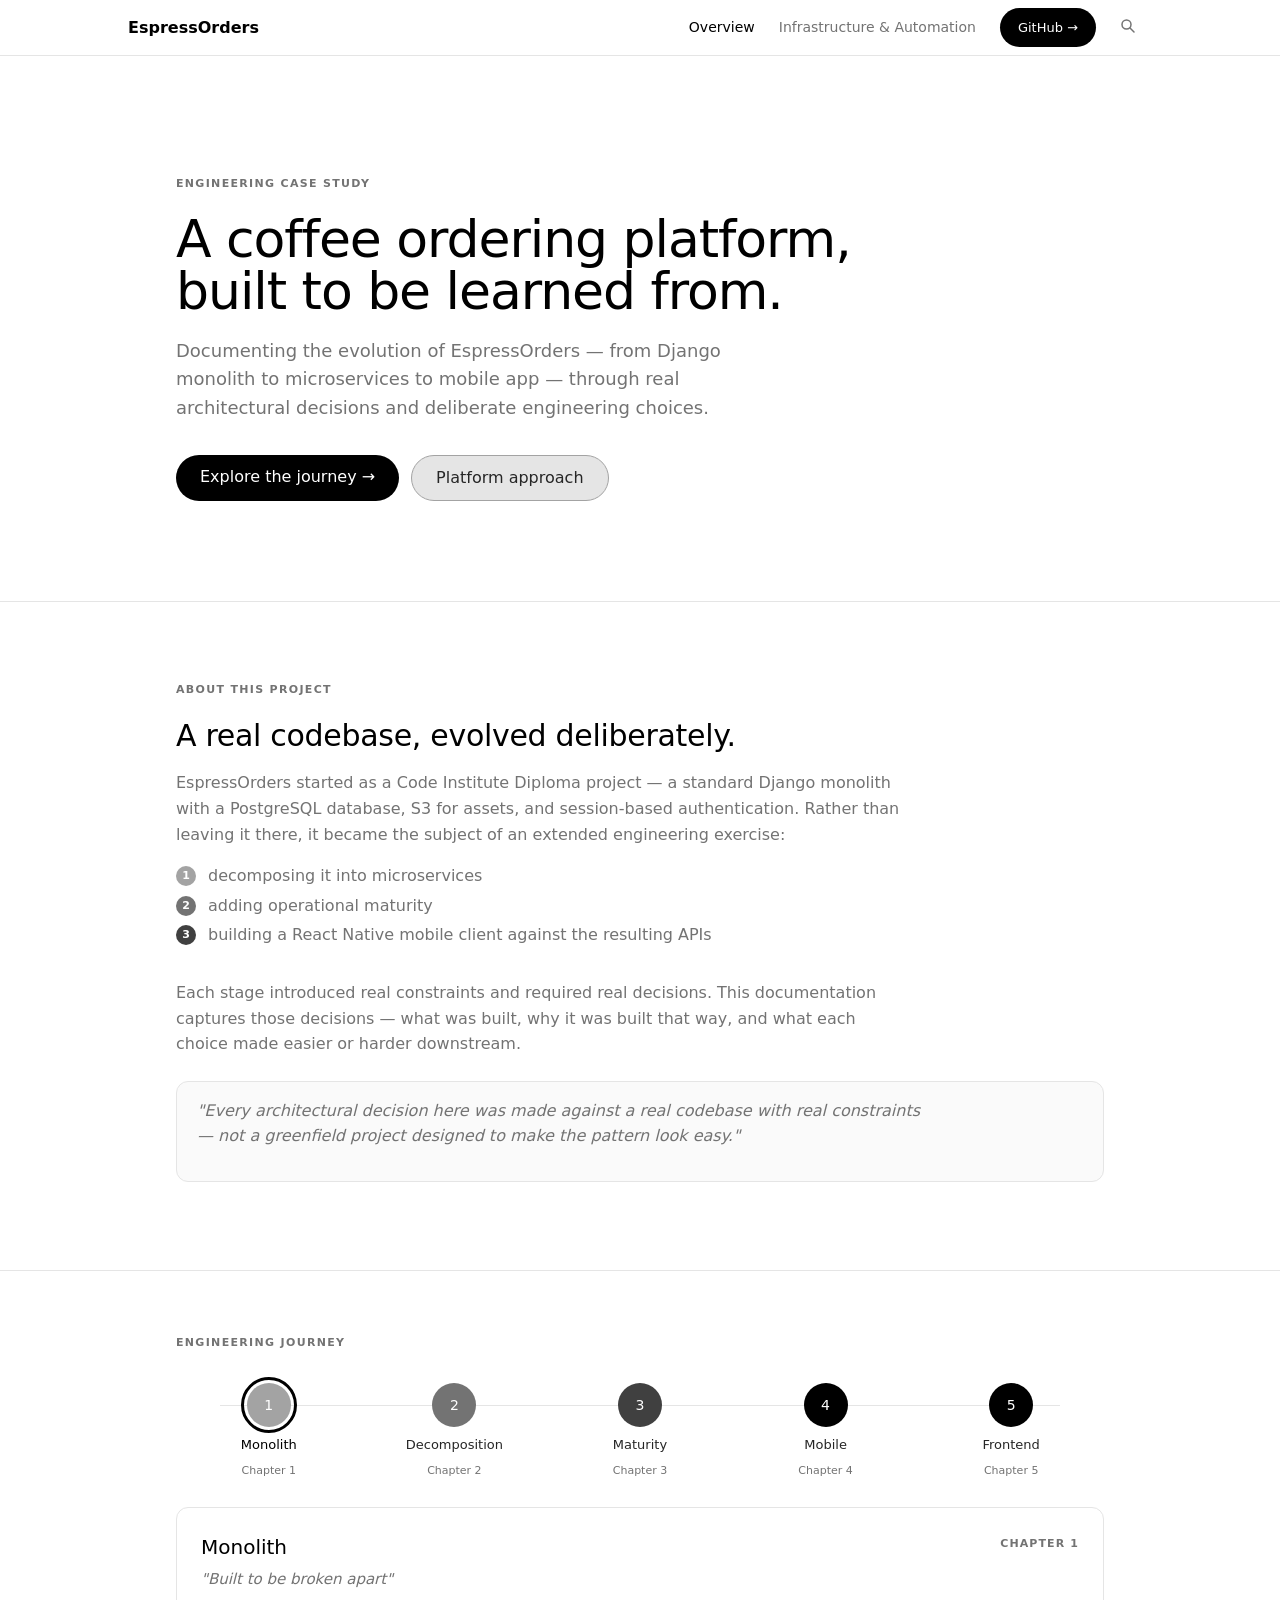
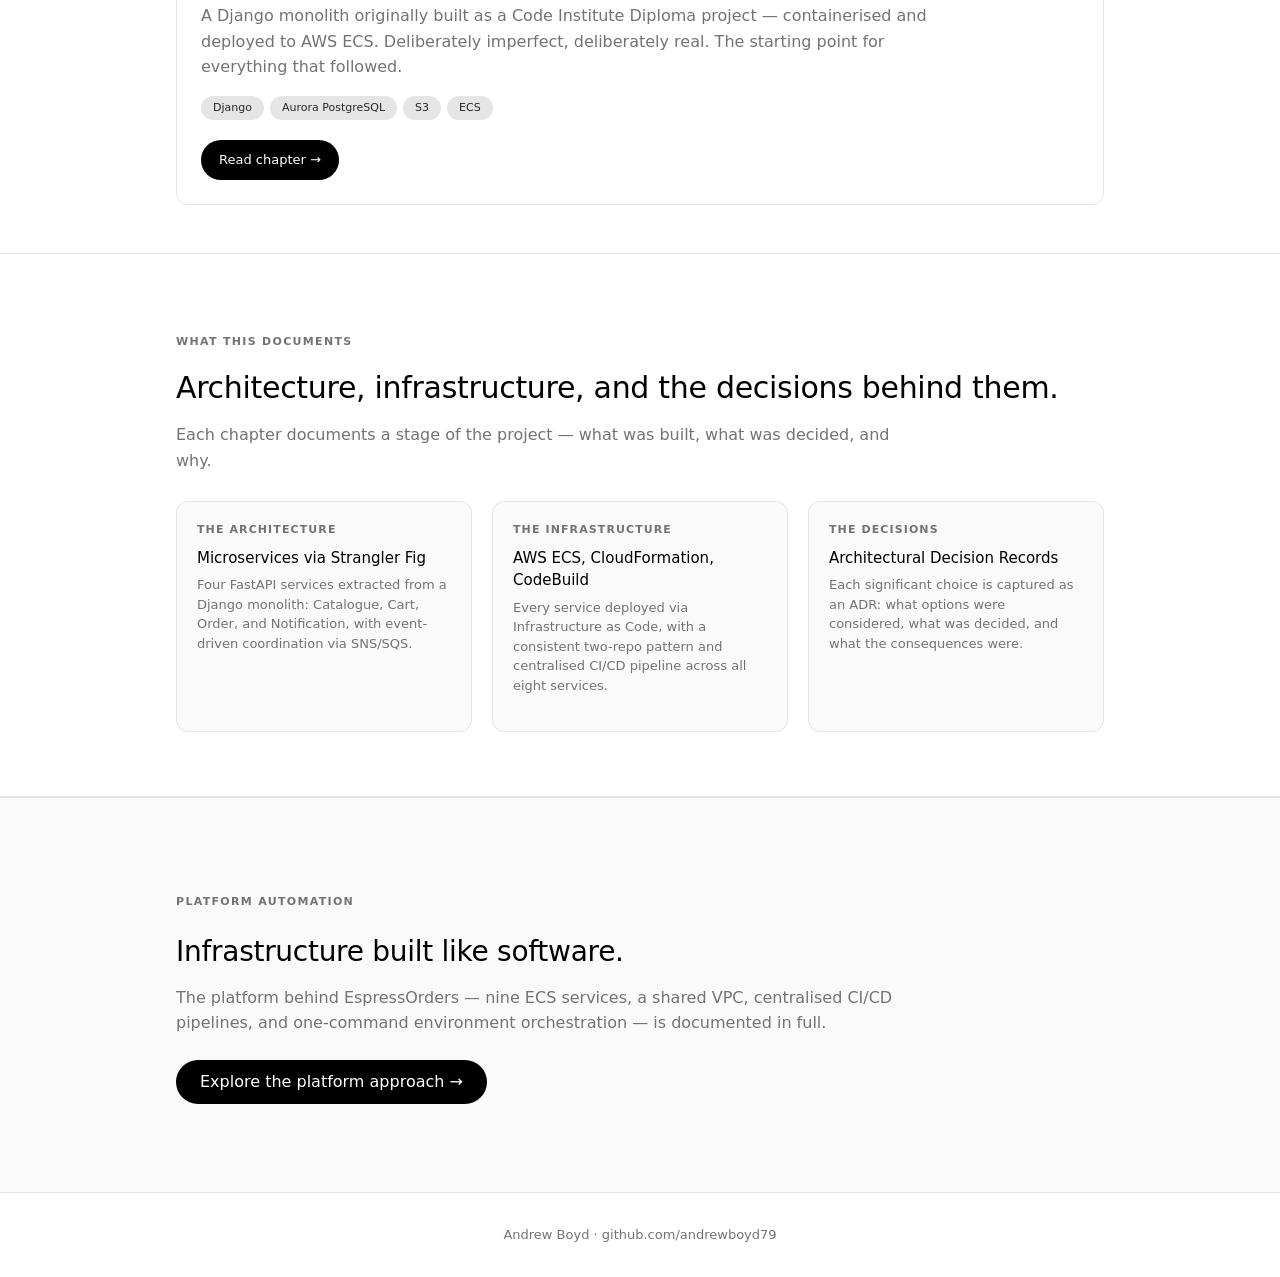
<file: index.html>
<!DOCTYPE html>
<html lang="en">
<head>
  <meta charset="UTF-8">
  <meta name="viewport" content="width=device-width, initial-scale=1.0">
  <title>EspressOrders — Engineering Case Study</title>
  <meta name="description" content="Documentation for the EspressOrders project — a Django monolith evolved through microservices decomposition, operational maturity, and a React Native mobile client.">
  <link rel="stylesheet" href="css/style.css">
</head>
<body>

  <a href="#main-content" class="skip-link">Skip to main content</a>

  <nav class="site-nav" aria-label="Site">
    <div class="container">
      <a href="index.html" class="logo">EspressOrders</a>
      <div class="nav-links">
        <a href="index.html" class="nav-link active">Overview</a>
        <a href="docs/infrastructure-automation.html" class="nav-link">Infrastructure &amp; Automation</a>
      </div>
      <a href="https://github.com/andrewboyd79" class="btn-black btn-sm" target="_blank" rel="noopener">GitHub →</a>
    </div>
  </nav>

  <main id="main-content">

  <!-- Hero -->
  <section class="hero">
    <div class="container">
      <div class="eyebrow">Engineering Case Study</div>
      <h1 class="display-heading">A coffee ordering platform,<br>built to be learned from.</h1>
      <p class="hero-descriptor">Documenting the evolution of EspressOrders — from Django monolith to microservices to mobile app — through real architectural decisions and deliberate engineering choices.</p>
      <div class="hero-actions">
        <a href="#timeline" class="btn-black">Explore the journey →</a>
        <a href="docs/infrastructure-automation.html" class="btn-gray">Platform approach</a>
      </div>
    </div>
  </section>

  <!-- About this project -->
  <section class="section">
    <div class="container">
      <div class="eyebrow">About this project</div>
      <h2>A real codebase, evolved deliberately.</h2>
      <p>EspressOrders started as a Code Institute Diploma project — a standard Django monolith with a PostgreSQL database, S3 for assets, and session-based authentication. Rather than leaving it there, it became the subject of an extended engineering exercise:</p>
      <ul class="project-steps">
        <li>decomposing it into microservices</li>
        <li>adding operational maturity</li>
        <li>building a React Native mobile client against the resulting APIs</li>
      </ul>
      <p>Each stage introduced real constraints and required real decisions. This documentation captures those decisions — what was built, why it was built that way, and what each choice made easier or harder downstream.</p>
      <blockquote class="callout">
        <p>"Every architectural decision here was made against a real codebase with real constraints — not a greenfield project designed to make the pattern look easy."</p>
      </blockquote>
    </div>
  </section>

  <!-- Engineering Journey (timeline injected by JS) -->
  <section class="section" id="timeline">
    <div class="container">
      <!-- Static fallback shown when JS unavailable; hidden by timeline.js on load -->
      <div id="timeline-static-fallback">
        <div class="eyebrow">Engineering Journey</div>
        <div class="tf-list">
          <a href="docs/chapter-1-monolith.html" class="tf-item">
            <span class="tf-dot tf-dot-1">1</span>
            <span class="tf-title">Monolith</span>
            <span class="tf-chapter">Chapter 1</span>
            <span class="tf-read">Read &#8594;</span>
          </a>
          <a href="docs/chapter-2-4-decomposition.html" class="tf-item">
            <span class="tf-dot tf-dot-2">2</span>
            <span class="tf-title">Decomposition</span>
            <span class="tf-chapter">Chapter 2</span>
            <span class="tf-read">Read &#8594;</span>
          </a>
          <a href="docs/chapter-5-7-maturity.html" class="tf-item">
            <span class="tf-dot tf-dot-3">3</span>
            <span class="tf-title">Maturity</span>
            <span class="tf-chapter">Chapter 3</span>
            <span class="tf-read">Read &#8594;</span>
          </a>
          <a href="docs/chapter-9-mobile.html" class="tf-item">
            <span class="tf-dot tf-dot-4">4</span>
            <span class="tf-title">Mobile</span>
            <span class="tf-chapter">Chapter 4</span>
            <span class="tf-read">Read &#8594;</span>
          </a>
          <a href="docs/chapter-frontend-redesign.html" class="tf-item">
            <span class="tf-dot tf-dot-5">5</span>
            <span class="tf-title">Frontend</span>
            <span class="tf-chapter">Chapter 5</span>
            <span class="tf-read">Read &#8594;</span>
          </a>
        </div>
      </div>
    </div>
  </section>

  <!-- What this documents -->
  <section class="section">
    <div class="container">
      <div class="eyebrow">What this documents</div>
      <h2>Architecture, infrastructure, and the decisions behind them.</h2>
      <p>Each chapter documents a stage of the project — what was built, what was decided, and why.</p>
      <div class="cards-grid">
        <div class="decision-card">
          <div class="card-eyebrow">The Architecture</div>
          <h3>Microservices via Strangler Fig</h3>
          <p>Four FastAPI services extracted from a Django monolith: Catalogue, Cart, Order, and Notification, with event-driven coordination via SNS/SQS.</p>
        </div>
        <div class="decision-card">
          <div class="card-eyebrow">The Infrastructure</div>
          <h3>AWS ECS, CloudFormation, CodeBuild</h3>
          <p>Every service deployed via Infrastructure as Code, with a consistent two-repo pattern and centralised CI/CD pipeline across all eight services.</p>
        </div>
        <div class="decision-card">
          <div class="card-eyebrow">The Decisions</div>
          <h3>Architectural Decision Records</h3>
          <p>Each significant choice is captured as an ADR: what options were considered, what was decided, and what the consequences were.</p>
        </div>
      </div>
    </div>
  </section>

  <!-- Infrastructure band -->
  <section class="platform-band">
    <div class="container">
      <div class="eyebrow">Platform Automation</div>
      <h2>Infrastructure built like software.</h2>
      <p>The platform behind EspressOrders — nine ECS services, a shared VPC, centralised CI/CD pipelines, and one-command environment orchestration — is documented in full.</p>
      <a href="docs/infrastructure-automation.html" class="btn-black">Explore the platform approach →</a>
    </div>
  </section>

  </main>

  <footer class="site-footer">
    <div class="container">
      <p>Andrew Boyd · <a href="https://github.com/andrewboyd79">github.com/andrewboyd79</a></p>
    </div>
  </footer>

  <script src="js/search-index.js"></script>
  <script src="js/search.js"></script>
  <script src="js/timeline.js"></script>
</body>
</html>
</file>
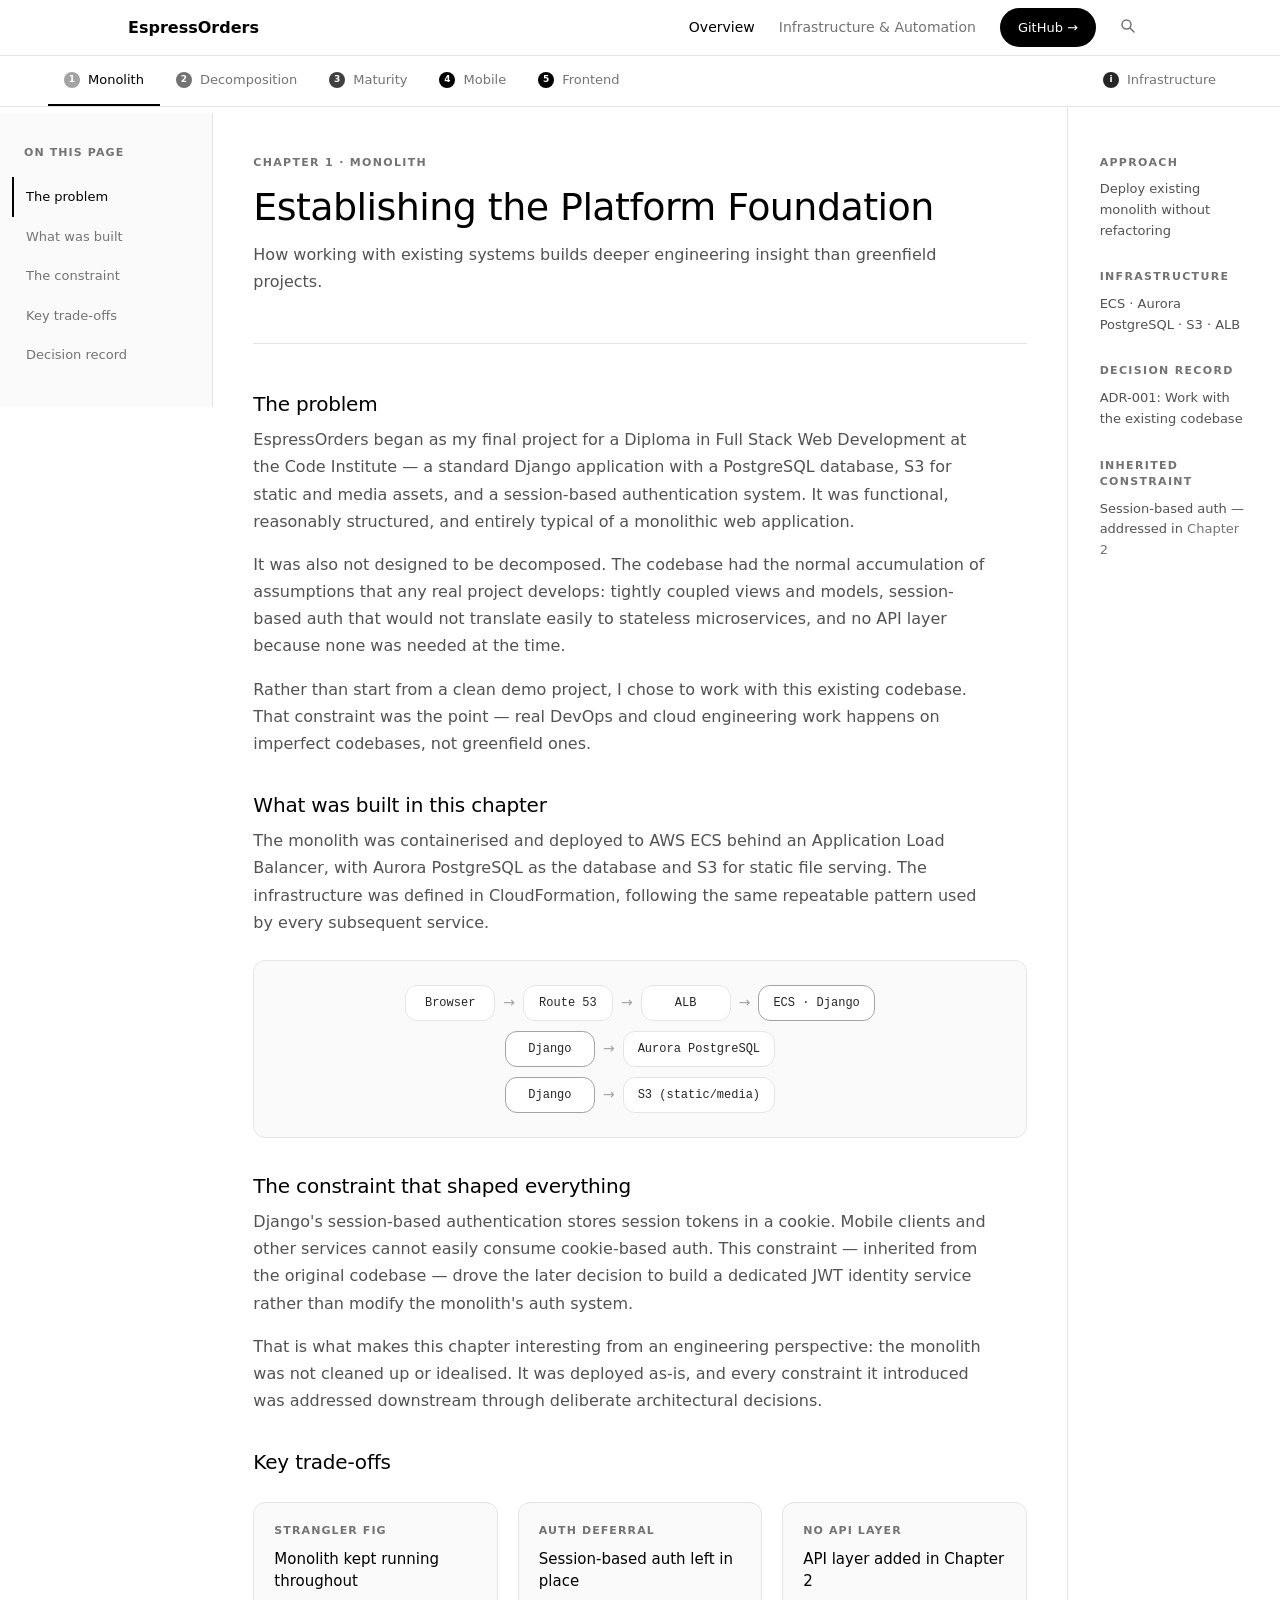
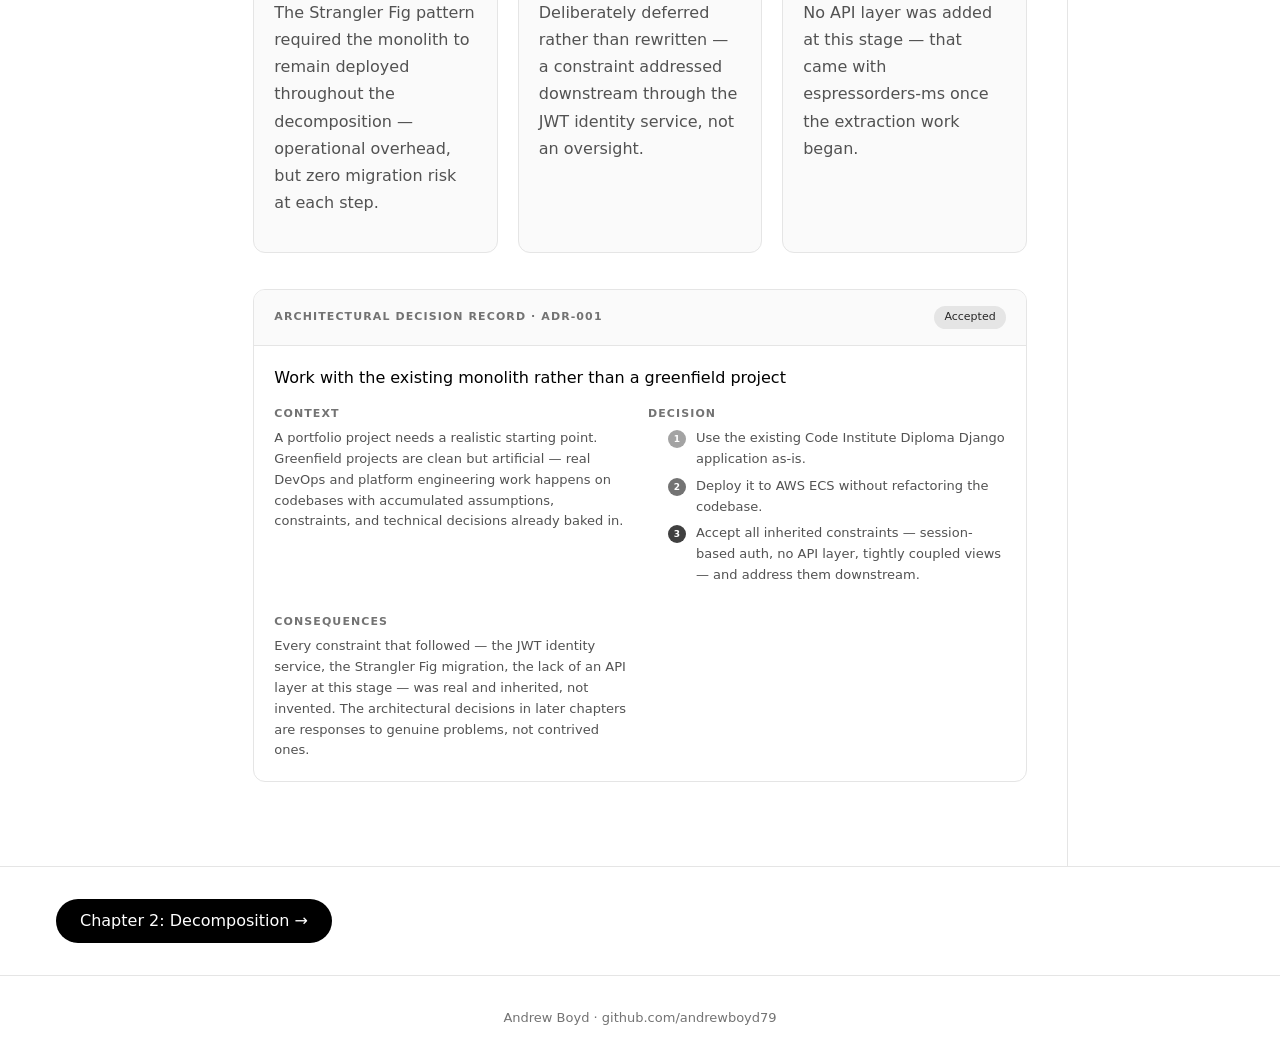
<file: docs/chapter-1-monolith.html>
<!DOCTYPE html>
<html lang="en">
<head>
  <meta charset="UTF-8">
  <meta name="viewport" content="width=device-width, initial-scale=1.0">
  <title>Chapter 1: Monolith — Andrew Boyd</title>
  <link rel="stylesheet" href="../css/style.css">
</head>
<body>

  <a href="#main-content" class="skip-link">Skip to main content</a>

  <nav class="site-nav" aria-label="Site">
    <div class="container">
      <a href="../index.html" class="logo">EspressOrders</a>
      <div class="nav-links">
        <a href="../index.html" class="nav-link active">Overview</a>
        <a href="infrastructure-automation.html" class="nav-link">Infrastructure &amp; Automation</a>
      </div>
      <a href="https://github.com/andrewboyd79" class="btn-black btn-sm" target="_blank" rel="noopener">GitHub →</a>
    </div>
  </nav>

  <!-- Chapter tab strip -->
  <nav class="chapter-nav" aria-label="Chapters">
    <a href="chapter-1-monolith.html" class="chapter-tab active">
      <span class="mini-dot mini-dot-1">1</span> Monolith
    </a>
    <a href="chapter-2-4-decomposition.html" class="chapter-tab">
      <span class="mini-dot mini-dot-2">2</span> Decomposition
    </a>
    <a href="chapter-5-7-maturity.html" class="chapter-tab">
      <span class="mini-dot mini-dot-3">3</span> Maturity
    </a>
    <a href="chapter-9-mobile.html" class="chapter-tab">
      <span class="mini-dot mini-dot-4">4</span> Mobile
    </a>
    <a href="chapter-frontend-redesign.html" class="chapter-tab">
      <span class="mini-dot mini-dot-5">5</span> Frontend
    </a>
    <a href="infrastructure-automation.html" class="chapter-tab chapter-tab-infra">
      <span class="mini-dot mini-dot-infra">i</span> Infrastructure
    </a>
  </nav>

  <div class="page-layout">

    <!-- Sidebar -->
    <aside class="sidebar">
      <div class="sidebar-label">On this page</div>
      <a href="#problem" class="sidebar-link">The problem</a>
      <a href="#what-was-built" class="sidebar-link">What was built</a>
      <a href="#constraint" class="sidebar-link">The constraint</a>
      <a href="#trade-offs" class="sidebar-link">Key trade-offs</a>
      <a href="#decision-record" class="sidebar-link">Decision record</a>
    </aside>

    <!-- Main content -->
    <main class="content" id="main-content">

      <div class="chapter-header">
        <div class="eyebrow">Chapter 1 · Monolith</div>
        <h1>Establishing the Platform Foundation</h1>
        <p>How working with existing systems builds deeper engineering insight than greenfield projects.</p>
      </div>

      <h2 id="problem">The problem</h2>
      <p>EspressOrders began as my final project for a Diploma in Full Stack Web Development at the Code Institute — a standard Django application with a PostgreSQL database, S3 for static and media assets, and a session-based authentication system. It was functional, reasonably structured, and entirely typical of a monolithic web application.</p>
      <p>It was also not designed to be decomposed. The codebase had the normal accumulation of assumptions that any real project develops: tightly coupled views and models, session-based auth that would not translate easily to stateless microservices, and no API layer because none was needed at the time.</p>
      <p>Rather than start from a clean demo project, I chose to work with this existing codebase. That constraint was the point — real DevOps and cloud engineering work happens on imperfect codebases, not greenfield ones.</p>

      <h2 id="what-was-built">What was built in this chapter</h2>
      <p>The monolith was containerised and deployed to AWS ECS behind an Application Load Balancer, with Aurora PostgreSQL as the database and S3 for static file serving. The infrastructure was defined in CloudFormation, following the same repeatable pattern used by every subsequent service.</p>

      <div class="diagram">
        <div class="diagram-row">
          <div class="diagram-box">Browser</div>
          <div class="diagram-arrow">→</div>
          <div class="diagram-box">Route 53</div>
          <div class="diagram-arrow">→</div>
          <div class="diagram-box">ALB</div>
          <div class="diagram-arrow">→</div>
          <div class="diagram-box strong">ECS · Django</div>
        </div>
        <div class="diagram-row">
          <div class="diagram-box strong">Django</div>
          <div class="diagram-arrow">→</div>
          <div class="diagram-box">Aurora PostgreSQL</div>
        </div>
        <div class="diagram-row">
          <div class="diagram-box strong">Django</div>
          <div class="diagram-arrow">→</div>
          <div class="diagram-box">S3 (static/media)</div>
        </div>
      </div>

      <h2 id="constraint">The constraint that shaped everything</h2>
      <p>Django's session-based authentication stores session tokens in a cookie. Mobile clients and other services cannot easily consume cookie-based auth. This constraint — inherited from the original codebase — drove the later decision to build a dedicated JWT identity service rather than modify the monolith's auth system.</p>
      <p>That is what makes this chapter interesting from an engineering perspective: the monolith was not cleaned up or idealised. It was deployed as-is, and every constraint it introduced was addressed downstream through deliberate architectural decisions.</p>

      <h2 id="trade-offs">Key trade-offs</h2>
      <div class="cards-grid">
        <div class="decision-card">
          <div class="card-eyebrow">Strangler Fig</div>
          <h3>Monolith kept running throughout</h3>
          <p>The Strangler Fig pattern required the monolith to remain deployed throughout the decomposition — operational overhead, but zero migration risk at each step.</p>
        </div>
        <div class="decision-card">
          <div class="card-eyebrow">Auth deferral</div>
          <h3>Session-based auth left in place</h3>
          <p>Deliberately deferred rather than rewritten — a constraint addressed downstream through the JWT identity service, not an oversight.</p>
        </div>
        <div class="decision-card">
          <div class="card-eyebrow">No API layer</div>
          <h3>API layer added in Chapter 2</h3>
          <p>No API layer was added at this stage — that came with <a href="chapter-2-4-decomposition.html">espressorders-ms</a> once the extraction work began.</p>
        </div>
      </div>

      <!-- ADR component -->
      <div id="decision-record" class="adr">
        <div class="adr-header">
          <span class="adr-label">Architectural Decision Record · ADR-001</span>
          <span class="adr-badge">Accepted</span>
        </div>
        <div class="adr-body">
          <h3>Work with the existing monolith rather than a greenfield project</h3>
          <div class="adr-grid">
            <div class="adr-section">
              <div class="adr-section-label">Context</div>
              <p>A portfolio project needs a realistic starting point. Greenfield projects are clean but artificial — real DevOps and platform engineering work happens on codebases with accumulated assumptions, constraints, and technical decisions already baked in.</p>
            </div>
            <div class="adr-section">
              <div class="adr-section-label">Decision</div>
              <ul class="adr-steps">
                <li>Use the existing Code Institute Diploma Django application as-is.</li>
                <li>Deploy it to AWS ECS without refactoring the codebase.</li>
                <li>Accept all inherited constraints — session-based auth, no API layer, tightly coupled views — and address them downstream.</li>
              </ul>
            </div>
          </div>
          <div class="adr-grid">
            <div class="adr-section">
              <div class="adr-section-label">Consequences</div>
              <p>Every constraint that followed — the JWT identity service, the Strangler Fig migration, the lack of an API layer at this stage — was real and inherited, not invented. The architectural decisions in later chapters are responses to genuine problems, not contrived ones.</p>
            </div>
          </div>
        </div>
      </div>

    </main>

    <aside class="marginalia">
      <div class="marginalia-sticky">
        <div class="marginalia-section">
          <div class="marginalia-label">Approach</div>
          <div class="marginalia-value">Deploy existing monolith without refactoring</div>
        </div>
        <div class="marginalia-section">
          <div class="marginalia-label">Infrastructure</div>
          <div class="marginalia-value">ECS · Aurora PostgreSQL · S3 · ALB</div>
        </div>
        <div class="marginalia-section">
          <div class="marginalia-label">Decision record</div>
          <div class="marginalia-value">ADR-001: Work with the existing codebase</div>
        </div>
        <div class="marginalia-section">
          <div class="marginalia-label">Inherited constraint</div>
          <div class="marginalia-value">Session-based auth — addressed in <a href="chapter-2-4-decomposition.html">Chapter 2</a></div>
        </div>
      </div>
    </aside>
  </div>

  <!-- Bottom chapter navigation -->
  <div class="chapter-nav-bottom">
    <a href="chapter-2-4-decomposition.html" class="btn-black">Chapter 2: Decomposition →</a>
  </div>

  <footer class="site-footer">
    <div class="container">
      <p>Andrew Boyd · <a href="https://github.com/andrewboyd79">github.com/andrewboyd79</a></p>
    </div>
  </footer>

  <script src="../js/search-index.js"></script>
  <script src="../js/search.js"></script>
  <script src="../js/sidebar.js"></script>
</body>
</html>
</file>
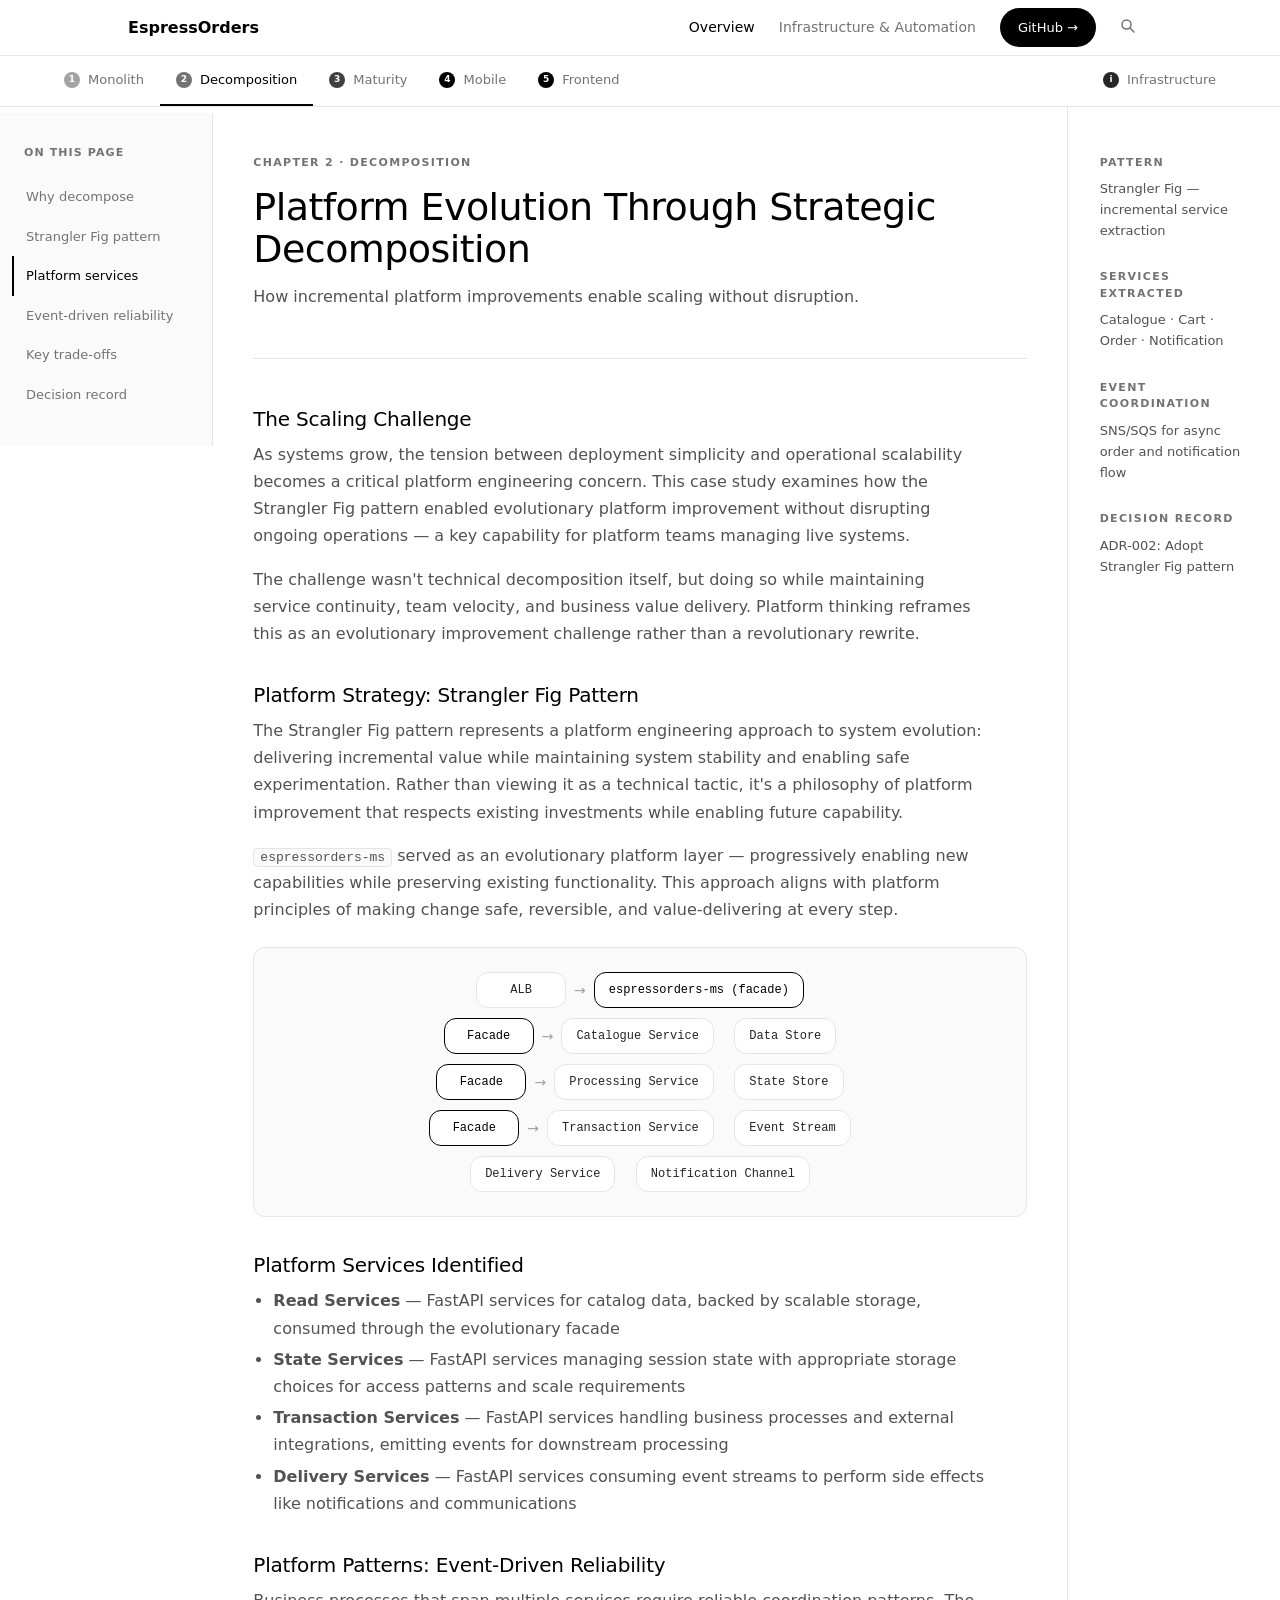
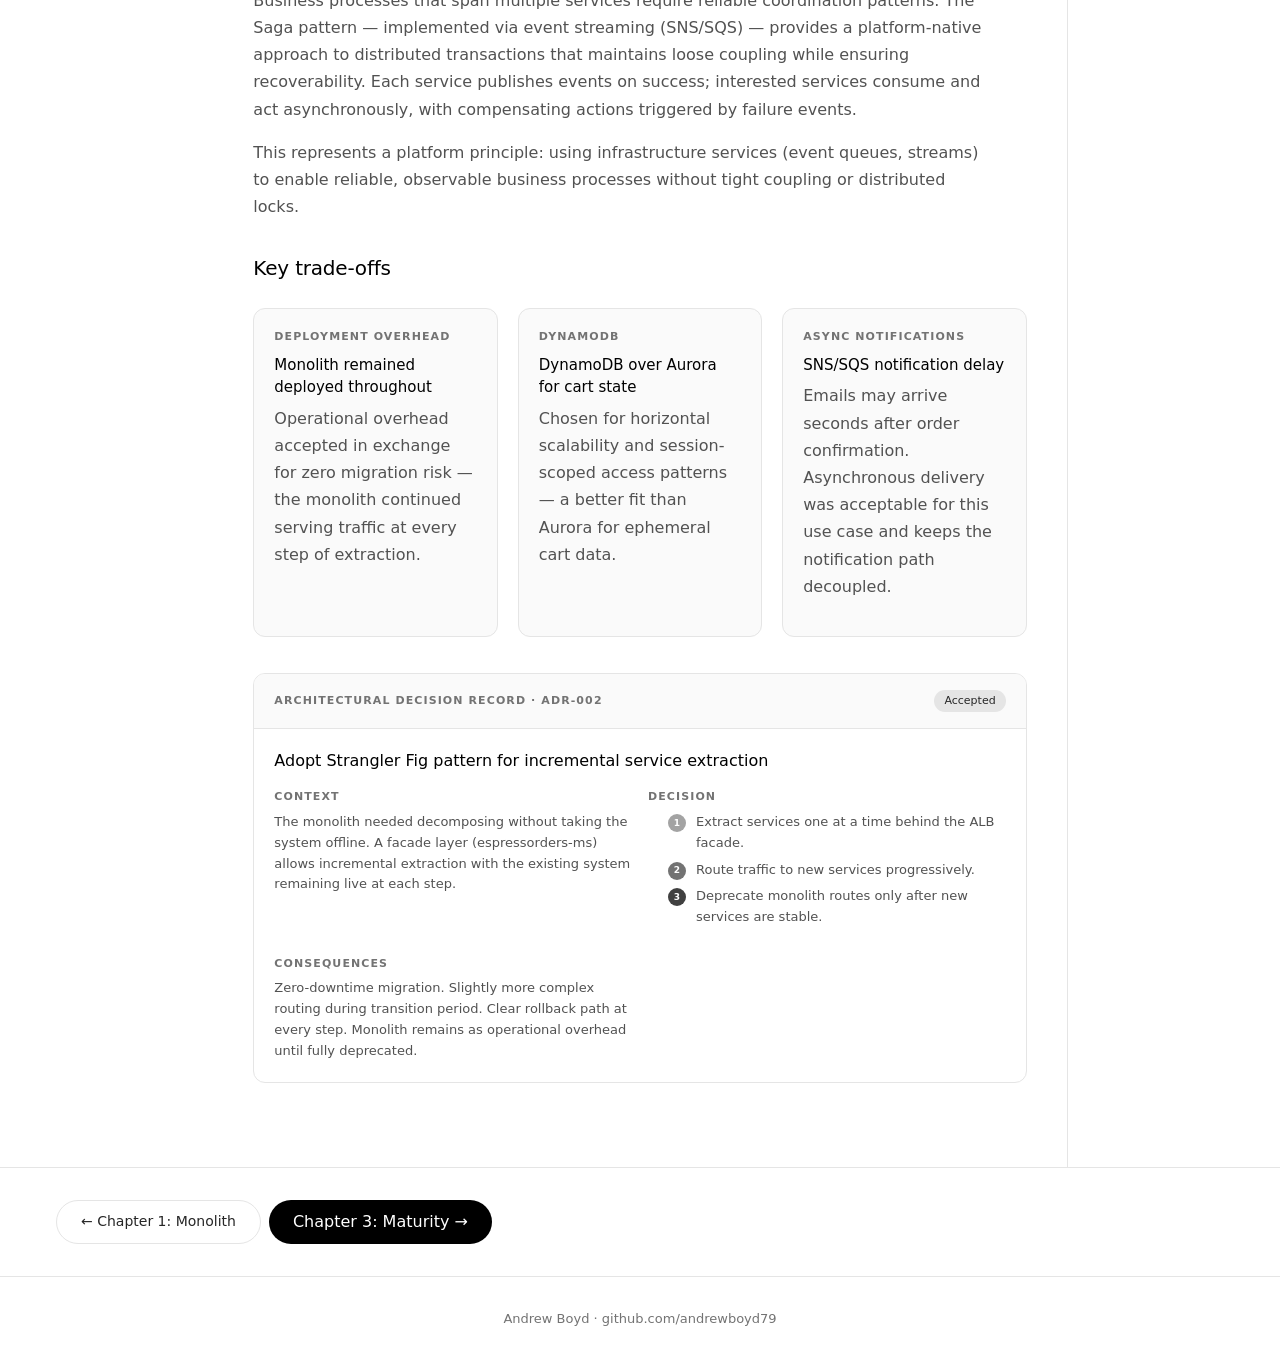
<file: docs/chapter-2-4-decomposition.html>
<!DOCTYPE html>
<html lang="en">
<head>
  <meta charset="UTF-8">
  <meta name="viewport" content="width=device-width, initial-scale=1.0">
  <title>Chapter 2: Decomposition — Andrew Boyd</title>
  <link rel="stylesheet" href="../css/style.css">
</head>
<body>

  <a href="#main-content" class="skip-link">Skip to main content</a>

  <nav class="site-nav" aria-label="Site">
    <div class="container">
      <a href="../index.html" class="logo">EspressOrders</a>
      <div class="nav-links">
        <a href="../index.html" class="nav-link active">Overview</a>
        <a href="infrastructure-automation.html" class="nav-link">Infrastructure &amp; Automation</a>
      </div>
      <a href="https://github.com/andrewboyd79" class="btn-black btn-sm" target="_blank" rel="noopener">GitHub →</a>
    </div>
  </nav>

  <!-- Chapter tab strip -->
  <nav class="chapter-nav" aria-label="Chapters">
    <a href="chapter-1-monolith.html" class="chapter-tab">
      <span class="mini-dot mini-dot-1">1</span> Monolith
    </a>
    <a href="chapter-2-4-decomposition.html" class="chapter-tab active">
      <span class="mini-dot mini-dot-2">2</span> Decomposition
    </a>
    <a href="chapter-5-7-maturity.html" class="chapter-tab">
      <span class="mini-dot mini-dot-3">3</span> Maturity
    </a>
    <a href="chapter-9-mobile.html" class="chapter-tab">
      <span class="mini-dot mini-dot-4">4</span> Mobile
    </a>
    <a href="chapter-frontend-redesign.html" class="chapter-tab">
      <span class="mini-dot mini-dot-5">5</span> Frontend
    </a>
    <a href="infrastructure-automation.html" class="chapter-tab chapter-tab-infra">
      <span class="mini-dot mini-dot-infra">i</span> Infrastructure
    </a>
  </nav>

  <div class="page-layout">

    <!-- Sidebar -->
    <aside class="sidebar">
      <div class="sidebar-label">On this page</div>
      <a href="#why-decompose" class="sidebar-link">Why decompose</a>
      <a href="#strangler-fig" class="sidebar-link">Strangler Fig pattern</a>
      <a href="#services" class="sidebar-link">Platform services</a>
      <a href="#event-driven" class="sidebar-link">Event-driven reliability</a>
      <a href="#trade-offs" class="sidebar-link">Key trade-offs</a>
      <a href="#decision-record" class="sidebar-link">Decision record</a>
    </aside>

    <!-- Main content -->
    <main class="content" id="main-content">

      <div class="chapter-header">
        <div class="eyebrow">Chapter 2 · Decomposition</div>
        <h1>Platform Evolution Through Strategic Decomposition</h1>
        <p>How incremental platform improvements enable scaling without disruption.</p>
      </div>

      <h2 id="why-decompose">The Scaling Challenge</h2>
      <p>As systems grow, the tension between deployment simplicity and operational scalability becomes a critical platform engineering concern. This case study examines how the Strangler Fig pattern enabled evolutionary platform improvement without disrupting ongoing operations — a key capability for platform teams managing live systems.</p>
      <p>The challenge wasn't technical decomposition itself, but doing so while maintaining service continuity, team velocity, and business value delivery. Platform thinking reframes this as an evolutionary improvement challenge rather than a revolutionary rewrite.</p>

      <h2 id="strangler-fig">Platform Strategy: Strangler Fig Pattern</h2>
      <p>The Strangler Fig pattern represents a platform engineering approach to system evolution: delivering incremental value while maintaining system stability and enabling safe experimentation. Rather than viewing it as a technical tactic, it's a philosophy of platform improvement that respects existing investments while enabling future capability.</p>
      <p><code>espressorders-ms</code> served as an evolutionary platform layer — progressively enabling new capabilities while preserving existing functionality. This approach aligns with platform principles of making change safe, reversible, and value-delivering at every step.</p>

      <div class="diagram">
        <div class="diagram-row">
          <div class="diagram-box">ALB</div>
          <div class="diagram-arrow">→</div>
          <div class="diagram-box primary">espressorders-ms (facade)</div>
        </div>
        <div class="diagram-row">
          <div class="diagram-box primary">Facade</div>
          <div class="diagram-arrow">→</div>
          <div class="diagram-box">Catalogue Service</div>
          <div class="diagram-arrow">&nbsp;</div>
          <div class="diagram-box">Data Store</div>
        </div>
        <div class="diagram-row">
          <div class="diagram-box primary">Facade</div>
          <div class="diagram-arrow">→</div>
          <div class="diagram-box">Processing Service</div>
          <div class="diagram-arrow">&nbsp;</div>
          <div class="diagram-box">State Store</div>
        </div>
        <div class="diagram-row">
          <div class="diagram-box primary">Facade</div>
          <div class="diagram-arrow">→</div>
          <div class="diagram-box">Transaction Service</div>
          <div class="diagram-arrow">&nbsp;</div>
          <div class="diagram-box">Event Stream</div>
        </div>
        <div class="diagram-row">
          <div class="diagram-box">Delivery Service</div>
          <div class="diagram-arrow">&nbsp;</div>
          <div class="diagram-box">Notification Channel</div>
        </div>
      </div>

      <h2 id="services">Platform Services Identified</h2>
      <ul>
        <li><strong>Read Services</strong> — FastAPI services for catalog data, backed by scalable storage, consumed through the evolutionary facade</li>
        <li><strong>State Services</strong> — FastAPI services managing session state with appropriate storage choices for access patterns and scale requirements</li>
        <li><strong>Transaction Services</strong> — FastAPI services handling business processes and external integrations, emitting events for downstream processing</li>
        <li><strong>Delivery Services</strong> — FastAPI services consuming event streams to perform side effects like notifications and communications</li>
      </ul>

      <h2 id="event-driven">Platform Patterns: Event-Driven Reliability</h2>
      <p>Business processes that span multiple services require reliable coordination patterns. The Saga pattern — implemented via event streaming (SNS/SQS) — provides a platform-native approach to distributed transactions that maintains loose coupling while ensuring recoverability. Each service publishes events on success; interested services consume and act asynchronously, with compensating actions triggered by failure events.</p>
      <p>This represents a platform principle: using infrastructure services (event queues, streams) to enable reliable, observable business processes without tight coupling or distributed locks.</p>

      <h2 id="trade-offs">Key trade-offs</h2>
      <div class="cards-grid">
        <div class="decision-card">
          <div class="card-eyebrow">Deployment overhead</div>
          <h3>Monolith remained deployed throughout</h3>
          <p>Operational overhead accepted in exchange for zero migration risk — the monolith continued serving traffic at every step of extraction.</p>
        </div>
        <div class="decision-card">
          <div class="card-eyebrow">DynamoDB</div>
          <h3>DynamoDB over Aurora for cart state</h3>
          <p>Chosen for horizontal scalability and session-scoped access patterns — a better fit than Aurora for ephemeral cart data.</p>
        </div>
        <div class="decision-card">
          <div class="card-eyebrow">Async notifications</div>
          <h3>SNS/SQS notification delay</h3>
          <p>Emails may arrive seconds after order confirmation. Asynchronous delivery was acceptable for this use case and keeps the notification path decoupled.</p>
        </div>
      </div>

      <!-- ADR component -->
      <div id="decision-record" class="adr">
        <div class="adr-header">
          <span class="adr-label">Architectural Decision Record · ADR-002</span>
          <span class="adr-badge">Accepted</span>
        </div>
        <div class="adr-body">
          <h3>Adopt Strangler Fig pattern for incremental service extraction</h3>
          <div class="adr-grid">
            <div class="adr-section">
              <div class="adr-section-label">Context</div>
              <p>The monolith needed decomposing without taking the system offline. A facade layer (espressorders-ms) allows incremental extraction with the existing system remaining live at each step.</p>
            </div>
            <div class="adr-section">
              <div class="adr-section-label">Decision</div>
              <ul class="adr-steps">
                <li>Extract services one at a time behind the ALB facade.</li>
                <li>Route traffic to new services progressively.</li>
                <li>Deprecate monolith routes only after new services are stable.</li>
              </ul>
            </div>
          </div>
          <div class="adr-grid">
            <div class="adr-section">
              <div class="adr-section-label">Consequences</div>
              <p>Zero-downtime migration. Slightly more complex routing during transition period. Clear rollback path at every step. Monolith remains as operational overhead until fully deprecated.</p>
            </div>
          </div>
        </div>
      </div>

    </main>

    <aside class="marginalia">
      <div class="marginalia-sticky">
        <div class="marginalia-section">
          <div class="marginalia-label">Pattern</div>
          <div class="marginalia-value">Strangler Fig — incremental service extraction</div>
        </div>
        <div class="marginalia-section">
          <div class="marginalia-label">Services extracted</div>
          <div class="marginalia-value">Catalogue · Cart · Order · Notification</div>
        </div>
        <div class="marginalia-section">
          <div class="marginalia-label">Event coordination</div>
          <div class="marginalia-value">SNS/SQS for async order and notification flow</div>
        </div>
        <div class="marginalia-section">
          <div class="marginalia-label">Decision record</div>
          <div class="marginalia-value">ADR-002: Adopt Strangler Fig pattern</div>
        </div>
      </div>
    </aside>
  </div>

  <!-- Bottom chapter navigation -->
  <div class="chapter-nav-bottom">
    <a href="chapter-1-monolith.html" class="btn-ghost">← Chapter 1: Monolith</a>
    <a href="chapter-5-7-maturity.html" class="btn-black">Chapter 3: Maturity →</a>
  </div>

  <footer class="site-footer">
    <div class="container">
      <p>Andrew Boyd · <a href="https://github.com/andrewboyd79">github.com/andrewboyd79</a></p>
    </div>
  </footer>

  <script src="../js/search-index.js"></script>
  <script src="../js/search.js"></script>
  <script src="../js/sidebar.js"></script>
</body>
</html>
</file>
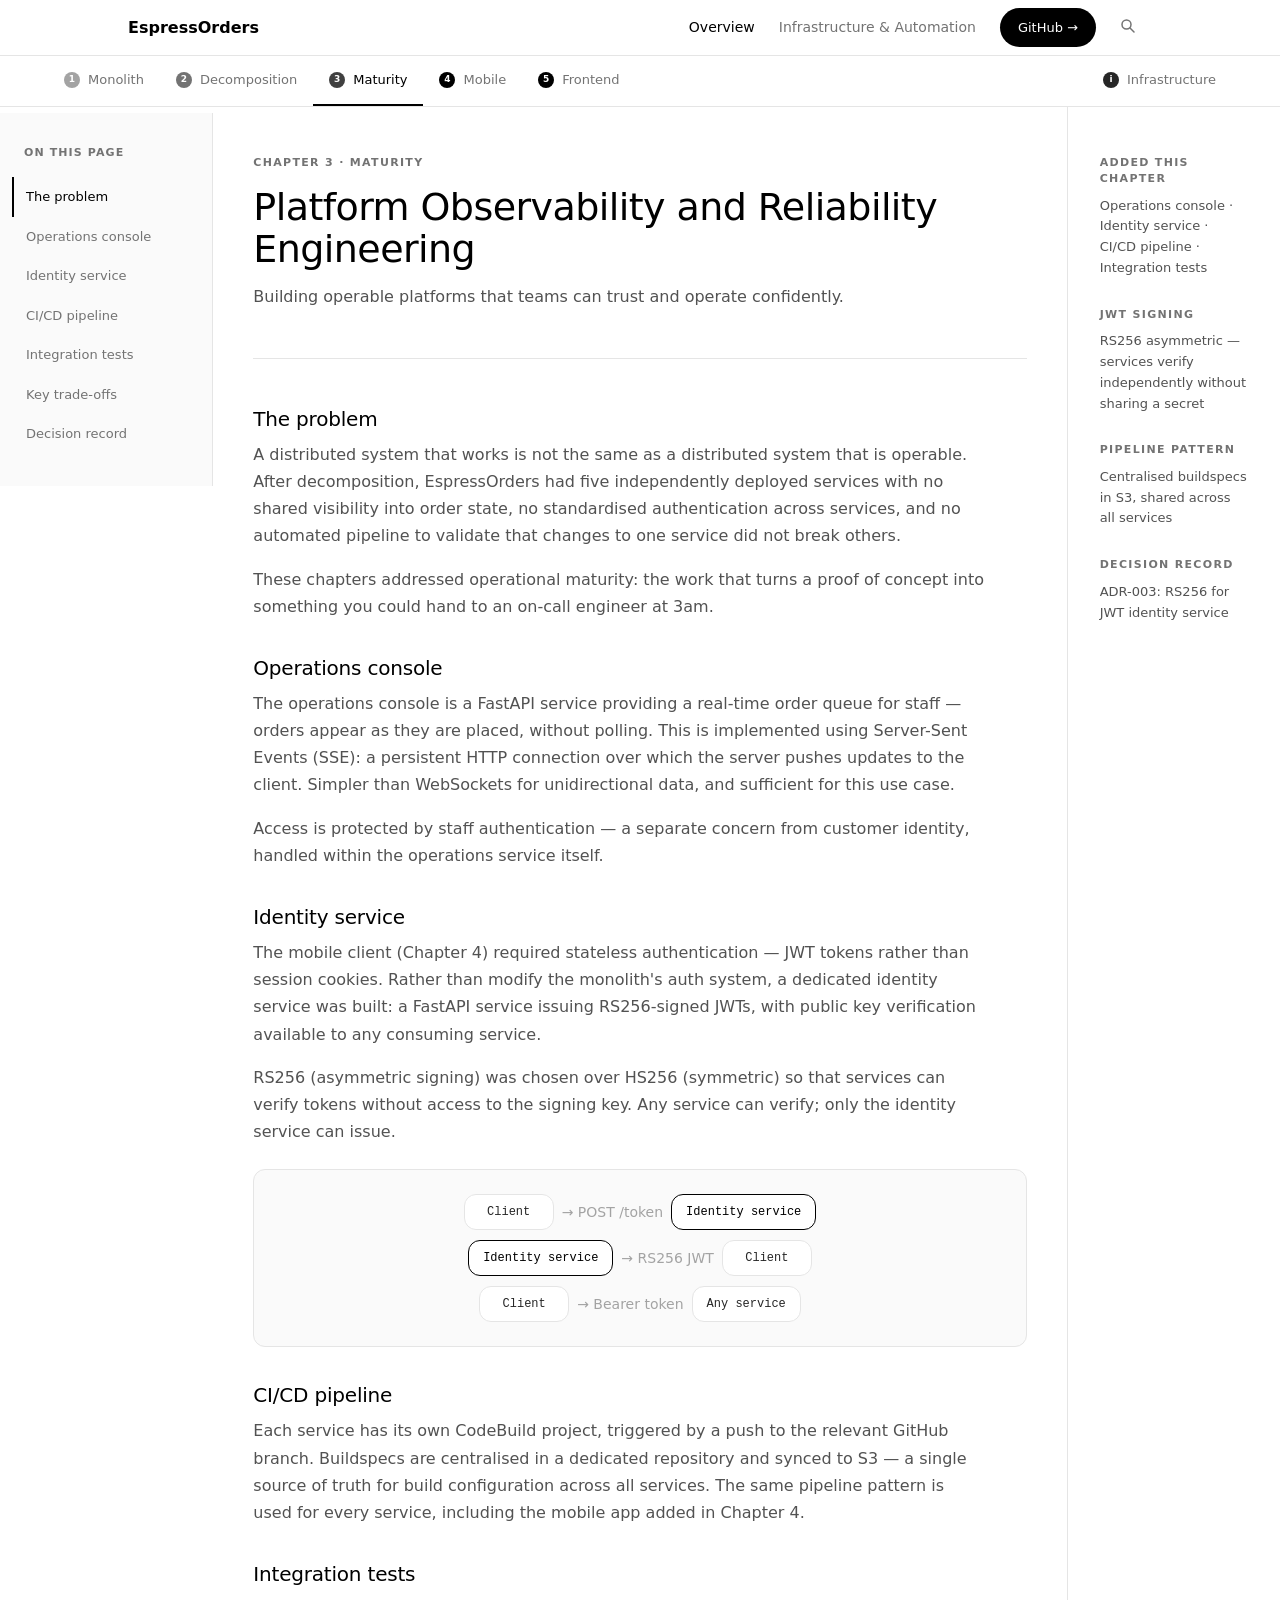
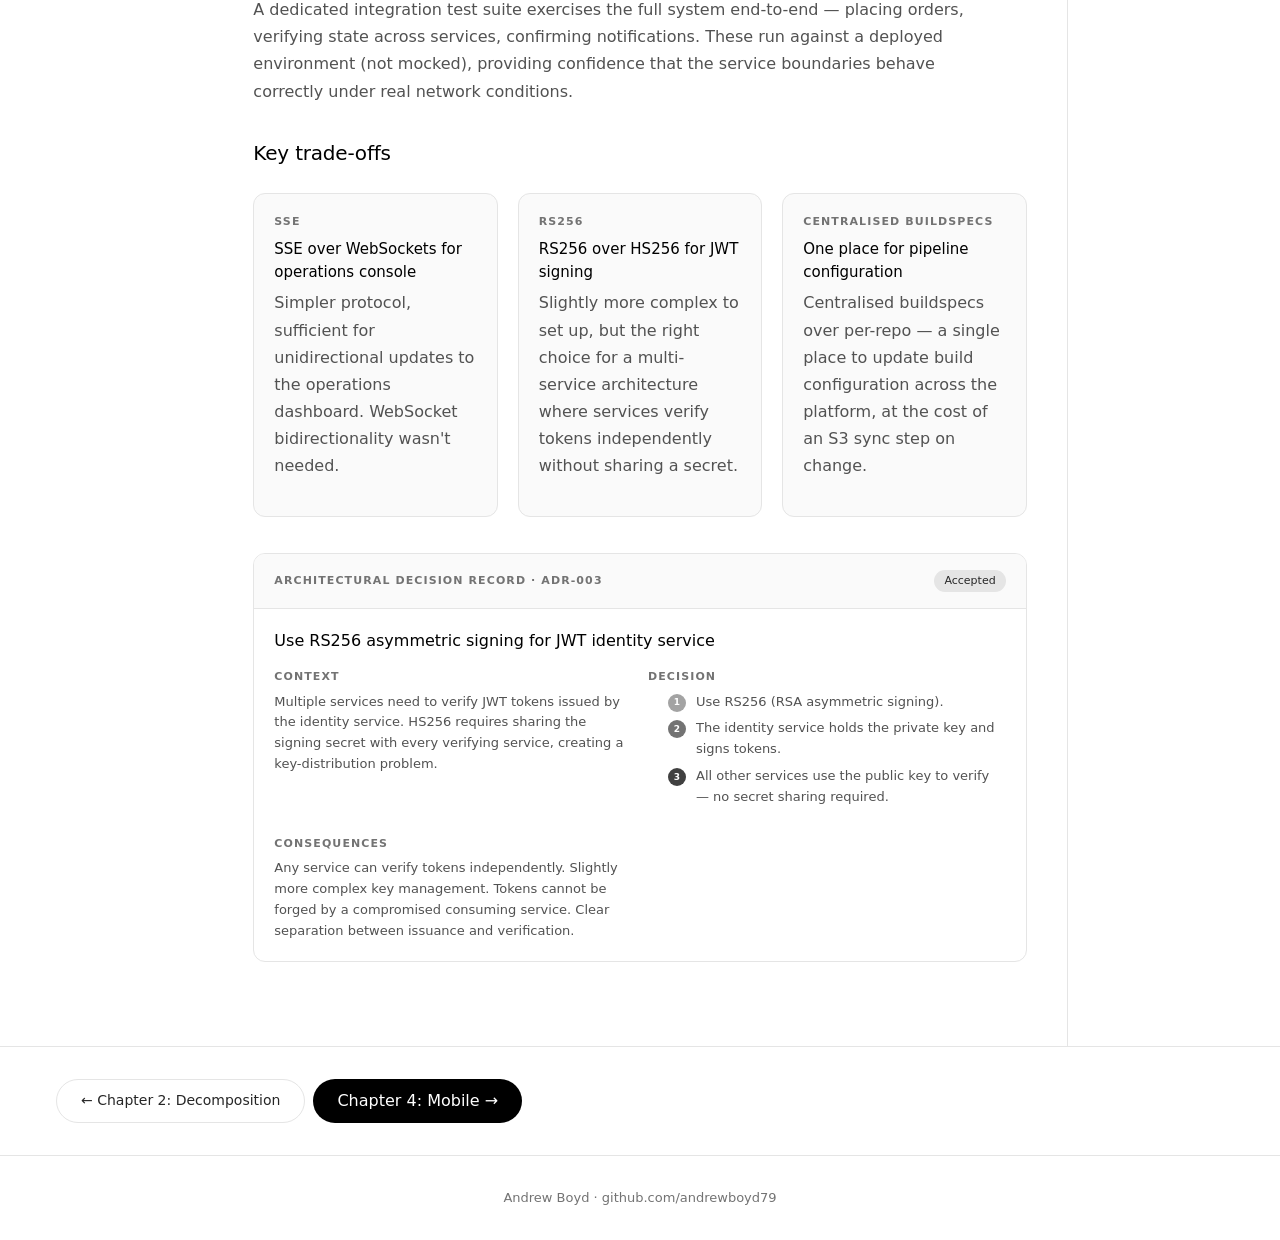
<file: docs/chapter-5-7-maturity.html>
<!DOCTYPE html>
<html lang="en">
<head>
  <meta charset="UTF-8">
  <meta name="viewport" content="width=device-width, initial-scale=1.0">
  <title>Chapter 3: Maturity — Andrew Boyd</title>
  <link rel="stylesheet" href="../css/style.css">
</head>
<body>

  <a href="#main-content" class="skip-link">Skip to main content</a>

  <nav class="site-nav" aria-label="Site">
    <div class="container">
      <a href="../index.html" class="logo">EspressOrders</a>
      <div class="nav-links">
        <a href="../index.html" class="nav-link active">Overview</a>
        <a href="infrastructure-automation.html" class="nav-link">Infrastructure &amp; Automation</a>
      </div>
      <a href="https://github.com/andrewboyd79" class="btn-black btn-sm" target="_blank" rel="noopener">GitHub →</a>
    </div>
  </nav>

  <!-- Chapter tab strip -->
  <nav class="chapter-nav" aria-label="Chapters">
    <a href="chapter-1-monolith.html" class="chapter-tab">
      <span class="mini-dot mini-dot-1">1</span> Monolith
    </a>
    <a href="chapter-2-4-decomposition.html" class="chapter-tab">
      <span class="mini-dot mini-dot-2">2</span> Decomposition
    </a>
    <a href="chapter-5-7-maturity.html" class="chapter-tab active">
      <span class="mini-dot mini-dot-3">3</span> Maturity
    </a>
    <a href="chapter-9-mobile.html" class="chapter-tab">
      <span class="mini-dot mini-dot-4">4</span> Mobile
    </a>
    <a href="chapter-frontend-redesign.html" class="chapter-tab">
      <span class="mini-dot mini-dot-5">5</span> Frontend
    </a>
    <a href="infrastructure-automation.html" class="chapter-tab chapter-tab-infra">
      <span class="mini-dot mini-dot-infra">i</span> Infrastructure
    </a>
  </nav>

  <div class="page-layout">

    <!-- Sidebar -->
    <aside class="sidebar">
      <div class="sidebar-label">On this page</div>
      <a href="#problem" class="sidebar-link">The problem</a>
      <a href="#operations-console" class="sidebar-link">Operations console</a>
      <a href="#identity-service" class="sidebar-link">Identity service</a>
      <a href="#cicd" class="sidebar-link">CI/CD pipeline</a>
      <a href="#integration-tests" class="sidebar-link">Integration tests</a>
      <a href="#trade-offs" class="sidebar-link">Key trade-offs</a>
      <a href="#decision-record" class="sidebar-link">Decision record</a>
    </aside>

    <!-- Main content -->
    <main class="content" id="main-content">

      <div class="chapter-header">
        <div class="eyebrow">Chapter 3 · Maturity</div>
        <h1>Platform Observability and Reliability Engineering</h1>
        <p>Building operable platforms that teams can trust and operate confidently.</p>
      </div>

      <h2 id="problem">The problem</h2>
      <p>A distributed system that works is not the same as a distributed system that is operable. After decomposition, EspressOrders had five independently deployed services with no shared visibility into order state, no standardised authentication across services, and no automated pipeline to validate that changes to one service did not break others.</p>
      <p>These chapters addressed operational maturity: the work that turns a proof of concept into something you could hand to an on-call engineer at 3am.</p>

      <h2 id="operations-console">Operations console</h2>
      <p>The operations console is a FastAPI service providing a real-time order queue for staff — orders appear as they are placed, without polling. This is implemented using Server-Sent Events (SSE): a persistent HTTP connection over which the server pushes updates to the client. Simpler than WebSockets for unidirectional data, and sufficient for this use case.</p>
      <p>Access is protected by staff authentication — a separate concern from customer identity, handled within the operations service itself.</p>

      <h2 id="identity-service">Identity service</h2>
      <p>The mobile client (Chapter 4) required stateless authentication — JWT tokens rather than session cookies. Rather than modify the monolith's auth system, a dedicated identity service was built: a FastAPI service issuing RS256-signed JWTs, with public key verification available to any consuming service.</p>
      <p>RS256 (asymmetric signing) was chosen over HS256 (symmetric) so that services can verify tokens without access to the signing key. Any service can verify; only the identity service can issue.</p>

      <div class="diagram">
        <div class="diagram-row">
          <div class="diagram-box">Client</div>
          <div class="diagram-arrow">→ POST /token</div>
          <div class="diagram-box primary">Identity service</div>
        </div>
        <div class="diagram-row">
          <div class="diagram-box primary">Identity service</div>
          <div class="diagram-arrow">→ RS256 JWT</div>
          <div class="diagram-box">Client</div>
        </div>
        <div class="diagram-row">
          <div class="diagram-box">Client</div>
          <div class="diagram-arrow">→ Bearer token</div>
          <div class="diagram-box">Any service</div>
        </div>
      </div>

      <h2 id="cicd">CI/CD pipeline</h2>
      <p>Each service has its own CodeBuild project, triggered by a push to the relevant GitHub branch. Buildspecs are centralised in a dedicated repository and synced to S3 — a single source of truth for build configuration across all services. The same pipeline pattern is used for every service, including the mobile app added in Chapter 4.</p>

      <h2 id="integration-tests">Integration tests</h2>
      <p>A dedicated integration test suite exercises the full system end-to-end — placing orders, verifying state across services, confirming notifications. These run against a deployed environment (not mocked), providing confidence that the service boundaries behave correctly under real network conditions.</p>

      <h2 id="trade-offs">Key trade-offs</h2>
      <div class="cards-grid">
        <div class="decision-card">
          <div class="card-eyebrow">SSE</div>
          <h3>SSE over WebSockets for operations console</h3>
          <p>Simpler protocol, sufficient for unidirectional updates to the operations dashboard. WebSocket bidirectionality wasn't needed.</p>
        </div>
        <div class="decision-card">
          <div class="card-eyebrow">RS256</div>
          <h3>RS256 over HS256 for JWT signing</h3>
          <p>Slightly more complex to set up, but the right choice for a multi-service architecture where services verify tokens independently without sharing a secret.</p>
        </div>
        <div class="decision-card">
          <div class="card-eyebrow">Centralised buildspecs</div>
          <h3>One place for pipeline configuration</h3>
          <p>Centralised buildspecs over per-repo — a single place to update build configuration across the platform, at the cost of an S3 sync step on change.</p>
        </div>
      </div>

      <!-- ADR component -->
      <div id="decision-record" class="adr">
        <div class="adr-header">
          <span class="adr-label">Architectural Decision Record · ADR-003</span>
          <span class="adr-badge">Accepted</span>
        </div>
        <div class="adr-body">
          <h3>Use RS256 asymmetric signing for JWT identity service</h3>
          <div class="adr-grid">
            <div class="adr-section">
              <div class="adr-section-label">Context</div>
              <p>Multiple services need to verify JWT tokens issued by the identity service. HS256 requires sharing the signing secret with every verifying service, creating a key-distribution problem.</p>
            </div>
            <div class="adr-section">
              <div class="adr-section-label">Decision</div>
              <ul class="adr-steps">
                <li>Use RS256 (RSA asymmetric signing).</li>
                <li>The identity service holds the private key and signs tokens.</li>
                <li>All other services use the public key to verify — no secret sharing required.</li>
              </ul>
            </div>
          </div>
          <div class="adr-grid">
            <div class="adr-section">
              <div class="adr-section-label">Consequences</div>
              <p>Any service can verify tokens independently. Slightly more complex key management. Tokens cannot be forged by a compromised consuming service. Clear separation between issuance and verification.</p>
            </div>
          </div>
        </div>
      </div>

    </main>

    <aside class="marginalia">
      <div class="marginalia-sticky">
        <div class="marginalia-section">
          <div class="marginalia-label">Added this chapter</div>
          <div class="marginalia-value">Operations console · Identity service · CI/CD pipeline · Integration tests</div>
        </div>
        <div class="marginalia-section">
          <div class="marginalia-label">JWT signing</div>
          <div class="marginalia-value">RS256 asymmetric — services verify independently without sharing a secret</div>
        </div>
        <div class="marginalia-section">
          <div class="marginalia-label">Pipeline pattern</div>
          <div class="marginalia-value">Centralised buildspecs in S3, shared across all services</div>
        </div>
        <div class="marginalia-section">
          <div class="marginalia-label">Decision record</div>
          <div class="marginalia-value">ADR-003: RS256 for JWT identity service</div>
        </div>
      </div>
    </aside>
  </div>

  <!-- Bottom chapter navigation -->
  <div class="chapter-nav-bottom">
    <a href="chapter-2-4-decomposition.html" class="btn-ghost">← Chapter 2: Decomposition</a>
    <a href="chapter-9-mobile.html" class="btn-black">Chapter 4: Mobile →</a>
  </div>

  <footer class="site-footer">
    <div class="container">
      <p>Andrew Boyd · <a href="https://github.com/andrewboyd79">github.com/andrewboyd79</a></p>
    </div>
  </footer>

  <script src="../js/search-index.js"></script>
  <script src="../js/search.js"></script>
  <script src="../js/sidebar.js"></script>
</body>
</html>
</file>
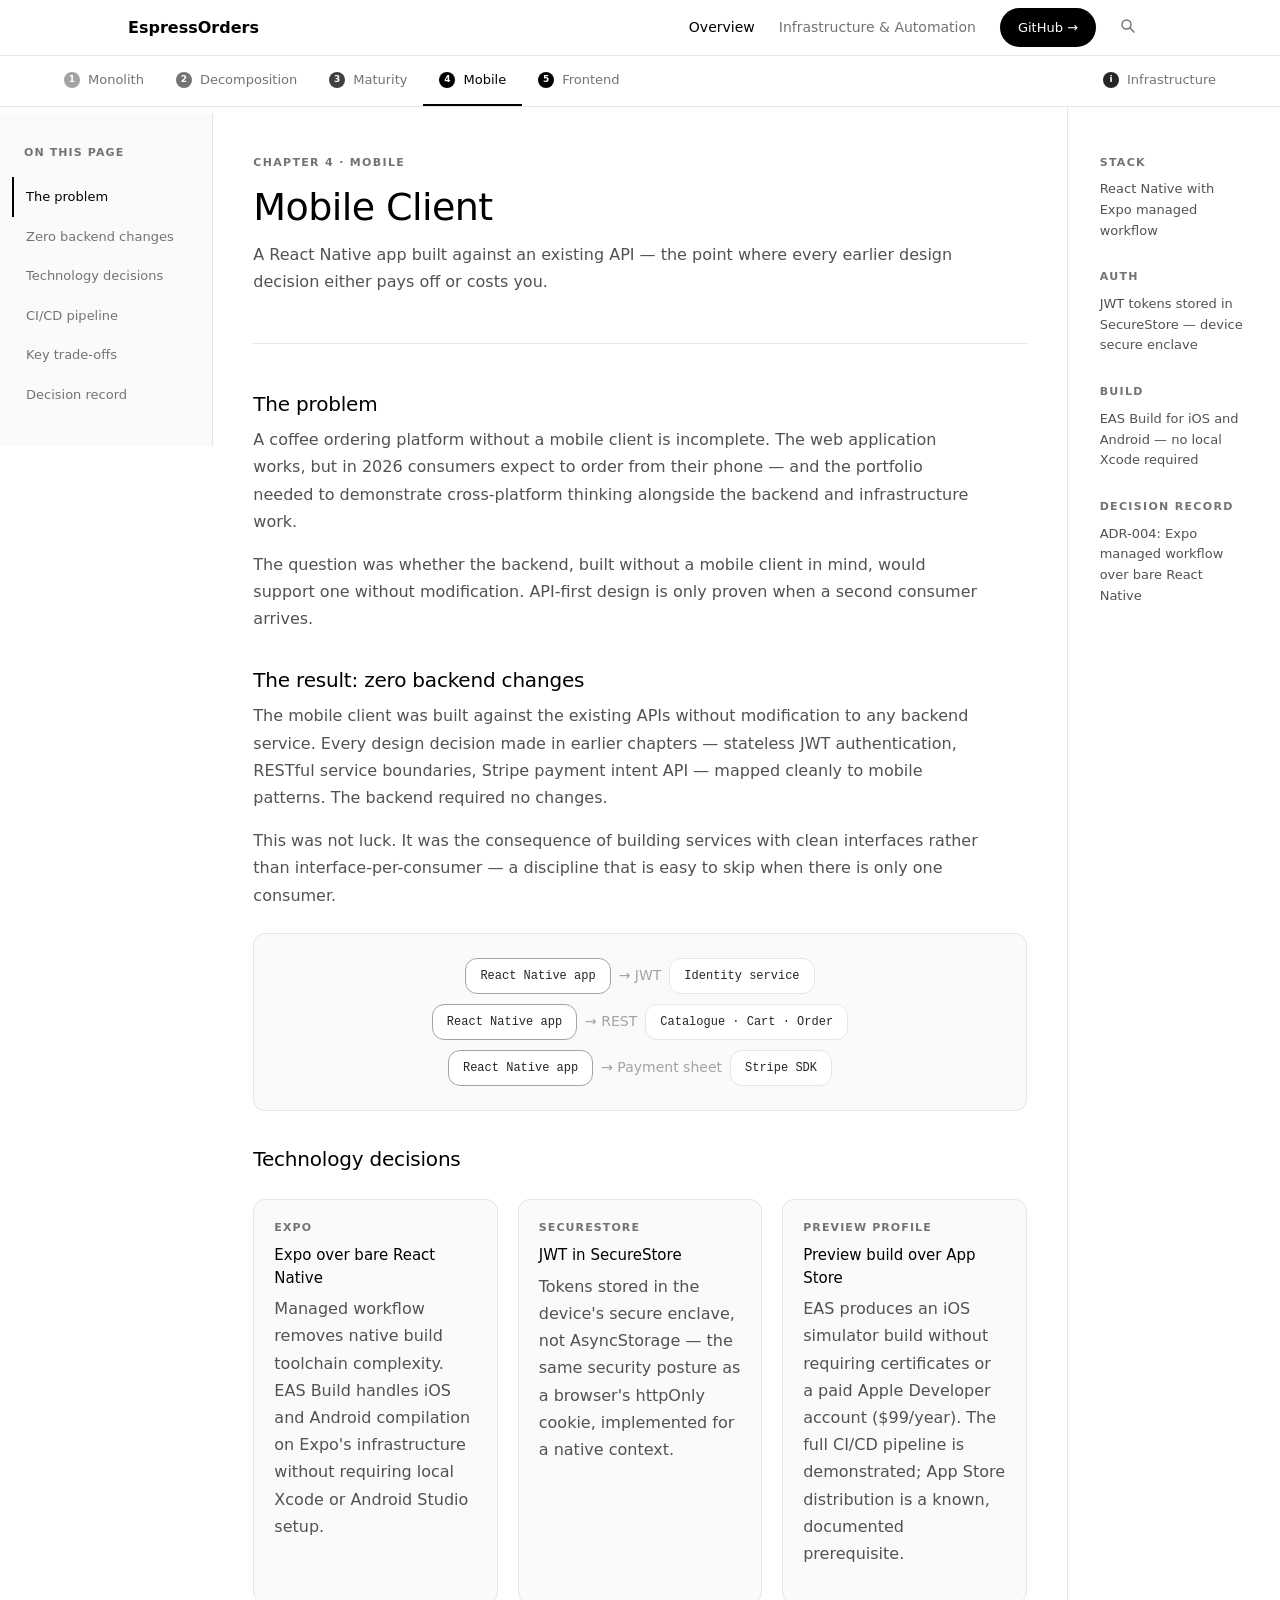
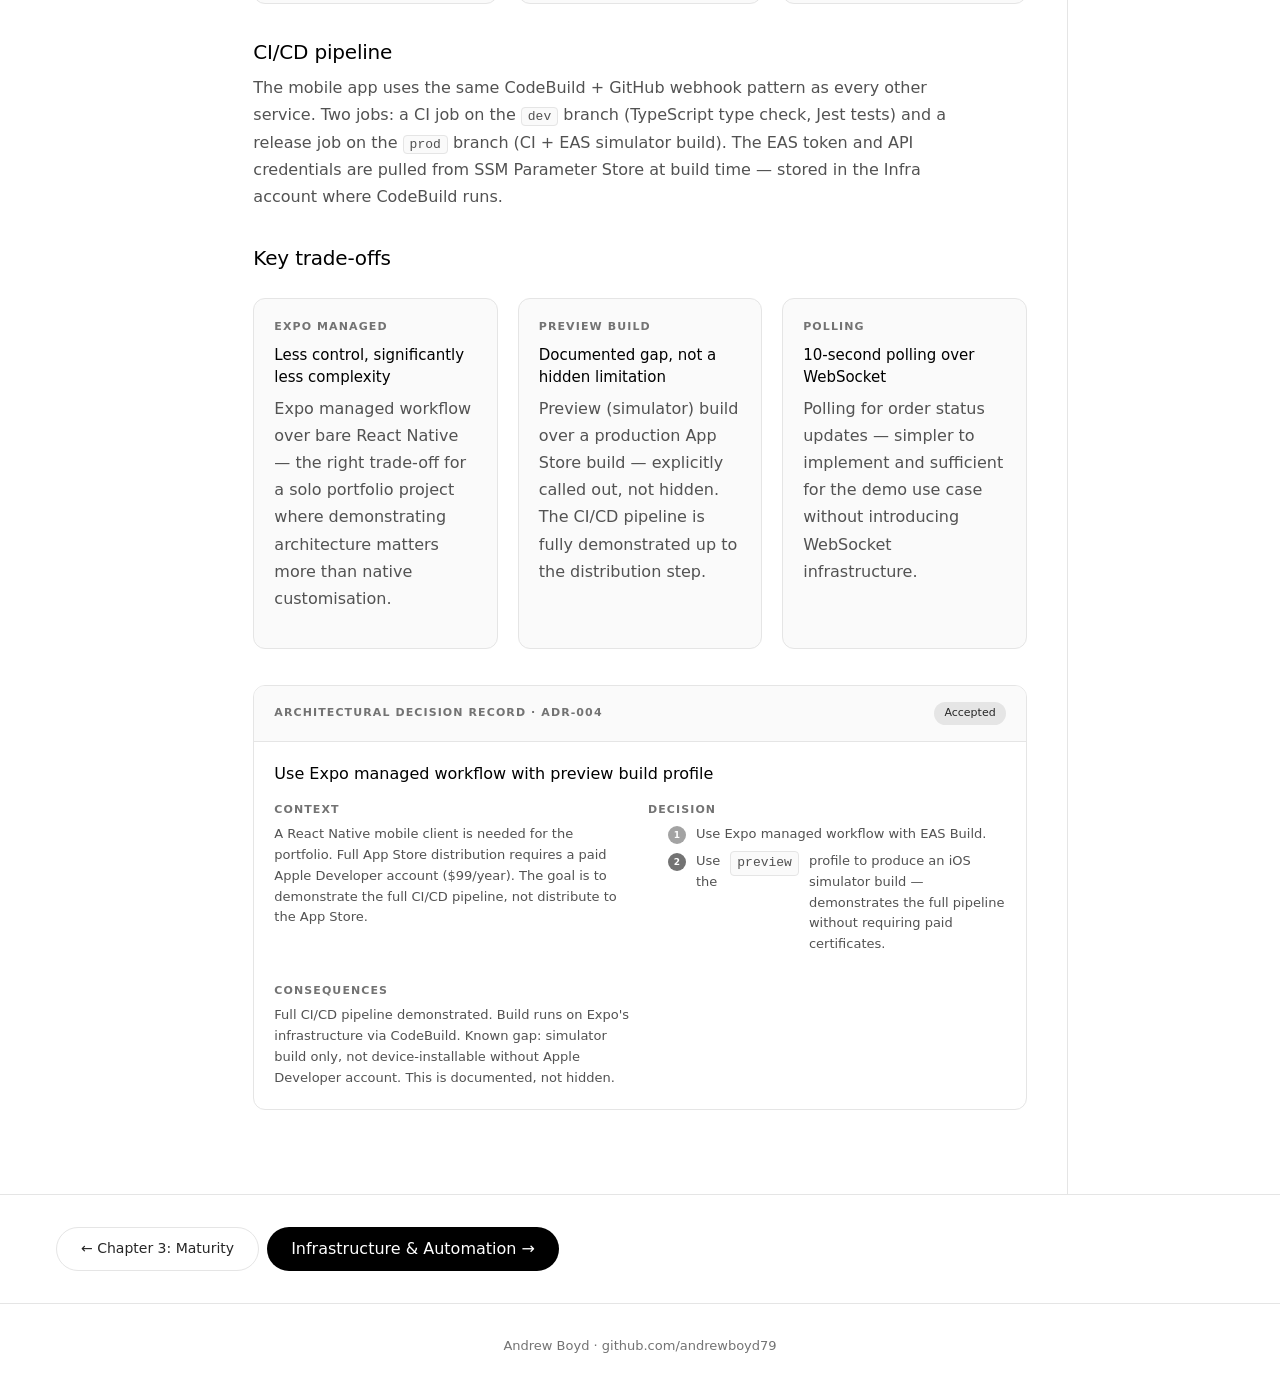
<file: docs/chapter-9-mobile.html>
<!DOCTYPE html>
<html lang="en">
<head>
  <meta charset="UTF-8">
  <meta name="viewport" content="width=device-width, initial-scale=1.0">
  <title>Chapter 4: Mobile — Andrew Boyd</title>
  <link rel="stylesheet" href="../css/style.css">
</head>
<body>

  <a href="#main-content" class="skip-link">Skip to main content</a>

  <nav class="site-nav" aria-label="Site">
    <div class="container">
      <a href="../index.html" class="logo">EspressOrders</a>
      <div class="nav-links">
        <a href="../index.html" class="nav-link active">Overview</a>
        <a href="infrastructure-automation.html" class="nav-link">Infrastructure &amp; Automation</a>
      </div>
      <a href="https://github.com/andrewboyd79" class="btn-black btn-sm" target="_blank" rel="noopener">GitHub →</a>
    </div>
  </nav>

  <!-- Chapter tab strip -->
  <nav class="chapter-nav" aria-label="Chapters">
    <a href="chapter-1-monolith.html" class="chapter-tab">
      <span class="mini-dot mini-dot-1">1</span> Monolith
    </a>
    <a href="chapter-2-4-decomposition.html" class="chapter-tab">
      <span class="mini-dot mini-dot-2">2</span> Decomposition
    </a>
    <a href="chapter-5-7-maturity.html" class="chapter-tab">
      <span class="mini-dot mini-dot-3">3</span> Maturity
    </a>
    <a href="chapter-9-mobile.html" class="chapter-tab active">
      <span class="mini-dot mini-dot-4">4</span> Mobile
    </a>
    <a href="chapter-frontend-redesign.html" class="chapter-tab">
      <span class="mini-dot mini-dot-5">5</span> Frontend
    </a>
    <a href="infrastructure-automation.html" class="chapter-tab chapter-tab-infra">
      <span class="mini-dot mini-dot-infra">i</span> Infrastructure
    </a>
  </nav>

  <div class="page-layout">

    <!-- Sidebar -->
    <aside class="sidebar">
      <div class="sidebar-label">On this page</div>
      <a href="#problem" class="sidebar-link">The problem</a>
      <a href="#zero-backend-changes" class="sidebar-link">Zero backend changes</a>
      <a href="#technology" class="sidebar-link">Technology decisions</a>
      <a href="#cicd" class="sidebar-link">CI/CD pipeline</a>
      <a href="#trade-offs" class="sidebar-link">Key trade-offs</a>
      <a href="#decision-record" class="sidebar-link">Decision record</a>
    </aside>

    <!-- Main content -->
    <main class="content" id="main-content">

      <div class="chapter-header">
        <div class="eyebrow">Chapter 4 · Mobile</div>
        <h1>Mobile Client</h1>
        <p>A React Native app built against an existing API — the point where every earlier design decision either pays off or costs you.</p>
      </div>

      <h2 id="problem">The problem</h2>
      <p>A coffee ordering platform without a mobile client is incomplete. The web application works, but in 2026 consumers expect to order from their phone — and the portfolio needed to demonstrate cross-platform thinking alongside the backend and infrastructure work.</p>
      <p>The question was whether the backend, built without a mobile client in mind, would support one without modification. API-first design is only proven when a second consumer arrives.</p>

      <h2 id="zero-backend-changes">The result: zero backend changes</h2>
      <p>The mobile client was built against the existing APIs without modification to any backend service. Every design decision made in earlier chapters — stateless JWT authentication, RESTful service boundaries, Stripe payment intent API — mapped cleanly to mobile patterns. The backend required no changes.</p>
      <p>This was not luck. It was the consequence of building services with clean interfaces rather than interface-per-consumer — a discipline that is easy to skip when there is only one consumer.</p>

      <div class="diagram">
        <div class="diagram-row">
          <div class="diagram-box strong">React Native app</div>
          <div class="diagram-arrow">→ JWT</div>
          <div class="diagram-box">Identity service</div>
        </div>
        <div class="diagram-row">
          <div class="diagram-box strong">React Native app</div>
          <div class="diagram-arrow">→ REST</div>
          <div class="diagram-box">Catalogue · Cart · Order</div>
        </div>
        <div class="diagram-row">
          <div class="diagram-box strong">React Native app</div>
          <div class="diagram-arrow">→ Payment sheet</div>
          <div class="diagram-box">Stripe SDK</div>
        </div>
      </div>

      <h2 id="technology">Technology decisions</h2>
      <div class="cards-grid">
        <div class="decision-card">
          <div class="card-eyebrow">Expo</div>
          <h3>Expo over bare React Native</h3>
          <p>Managed workflow removes native build toolchain complexity. EAS Build handles iOS and Android compilation on Expo's infrastructure without requiring local Xcode or Android Studio setup.</p>
        </div>
        <div class="decision-card">
          <div class="card-eyebrow">SecureStore</div>
          <h3>JWT in SecureStore</h3>
          <p>Tokens stored in the device's secure enclave, not AsyncStorage — the same security posture as a browser's httpOnly cookie, implemented for a native context.</p>
        </div>
        <div class="decision-card">
          <div class="card-eyebrow">Preview profile</div>
          <h3>Preview build over App Store</h3>
          <p>EAS produces an iOS simulator build without requiring certificates or a paid Apple Developer account ($99/year). The full CI/CD pipeline is demonstrated; App Store distribution is a known, documented prerequisite.</p>
        </div>
      </div>

      <h2 id="cicd">CI/CD pipeline</h2>
      <p>The mobile app uses the same CodeBuild + GitHub webhook pattern as every other service. Two jobs: a CI job on the <code>dev</code> branch (TypeScript type check, Jest tests) and a release job on the <code>prod</code> branch (CI + EAS simulator build). The EAS token and API credentials are pulled from SSM Parameter Store at build time — stored in the Infra account where CodeBuild runs.</p>

      <h2 id="trade-offs">Key trade-offs</h2>
      <div class="cards-grid">
        <div class="decision-card">
          <div class="card-eyebrow">Expo managed</div>
          <h3>Less control, significantly less complexity</h3>
          <p>Expo managed workflow over bare React Native — the right trade-off for a solo portfolio project where demonstrating architecture matters more than native customisation.</p>
        </div>
        <div class="decision-card">
          <div class="card-eyebrow">Preview build</div>
          <h3>Documented gap, not a hidden limitation</h3>
          <p>Preview (simulator) build over a production App Store build — explicitly called out, not hidden. The CI/CD pipeline is fully demonstrated up to the distribution step.</p>
        </div>
        <div class="decision-card">
          <div class="card-eyebrow">Polling</div>
          <h3>10-second polling over WebSocket</h3>
          <p>Polling for order status updates — simpler to implement and sufficient for the demo use case without introducing WebSocket infrastructure.</p>
        </div>
      </div>

      <!-- ADR component -->
      <div id="decision-record" class="adr">
        <div class="adr-header">
          <span class="adr-label">Architectural Decision Record · ADR-004</span>
          <span class="adr-badge">Accepted</span>
        </div>
        <div class="adr-body">
          <h3>Use Expo managed workflow with preview build profile</h3>
          <div class="adr-grid">
            <div class="adr-section">
              <div class="adr-section-label">Context</div>
              <p>A React Native mobile client is needed for the portfolio. Full App Store distribution requires a paid Apple Developer account ($99/year). The goal is to demonstrate the full CI/CD pipeline, not distribute to the App Store.</p>
            </div>
            <div class="adr-section">
              <div class="adr-section-label">Decision</div>
              <ul class="adr-steps">
                <li>Use Expo managed workflow with EAS Build.</li>
                <li>Use the <code>preview</code> profile to produce an iOS simulator build — demonstrates the full pipeline without requiring paid certificates.</li>
              </ul>
            </div>
          </div>
          <div class="adr-grid">
            <div class="adr-section">
              <div class="adr-section-label">Consequences</div>
              <p>Full CI/CD pipeline demonstrated. Build runs on Expo's infrastructure via CodeBuild. Known gap: simulator build only, not device-installable without Apple Developer account. This is documented, not hidden.</p>
            </div>
          </div>
        </div>
      </div>

    </main>

    <aside class="marginalia">
      <div class="marginalia-sticky">
        <div class="marginalia-section">
          <div class="marginalia-label">Stack</div>
          <div class="marginalia-value">React Native with Expo managed workflow</div>
        </div>
        <div class="marginalia-section">
          <div class="marginalia-label">Auth</div>
          <div class="marginalia-value">JWT tokens stored in SecureStore — device secure enclave</div>
        </div>
        <div class="marginalia-section">
          <div class="marginalia-label">Build</div>
          <div class="marginalia-value">EAS Build for iOS and Android — no local Xcode required</div>
        </div>
        <div class="marginalia-section">
          <div class="marginalia-label">Decision record</div>
          <div class="marginalia-value">ADR-004: Expo managed workflow over bare React Native</div>
        </div>
      </div>
    </aside>
  </div>

  <!-- Bottom chapter navigation -->
  <div class="chapter-nav-bottom">
    <a href="chapter-5-7-maturity.html" class="btn-ghost">← Chapter 3: Maturity</a>
    <a href="infrastructure-automation.html" class="btn-black">Infrastructure &amp; Automation →</a>
  </div>

  <footer class="site-footer">
    <div class="container">
      <p>Andrew Boyd · <a href="https://github.com/andrewboyd79">github.com/andrewboyd79</a></p>
    </div>
  </footer>

  <script src="../js/search-index.js"></script>
  <script src="../js/search.js"></script>
  <script src="../js/sidebar.js"></script>
</body>
</html>
</file>
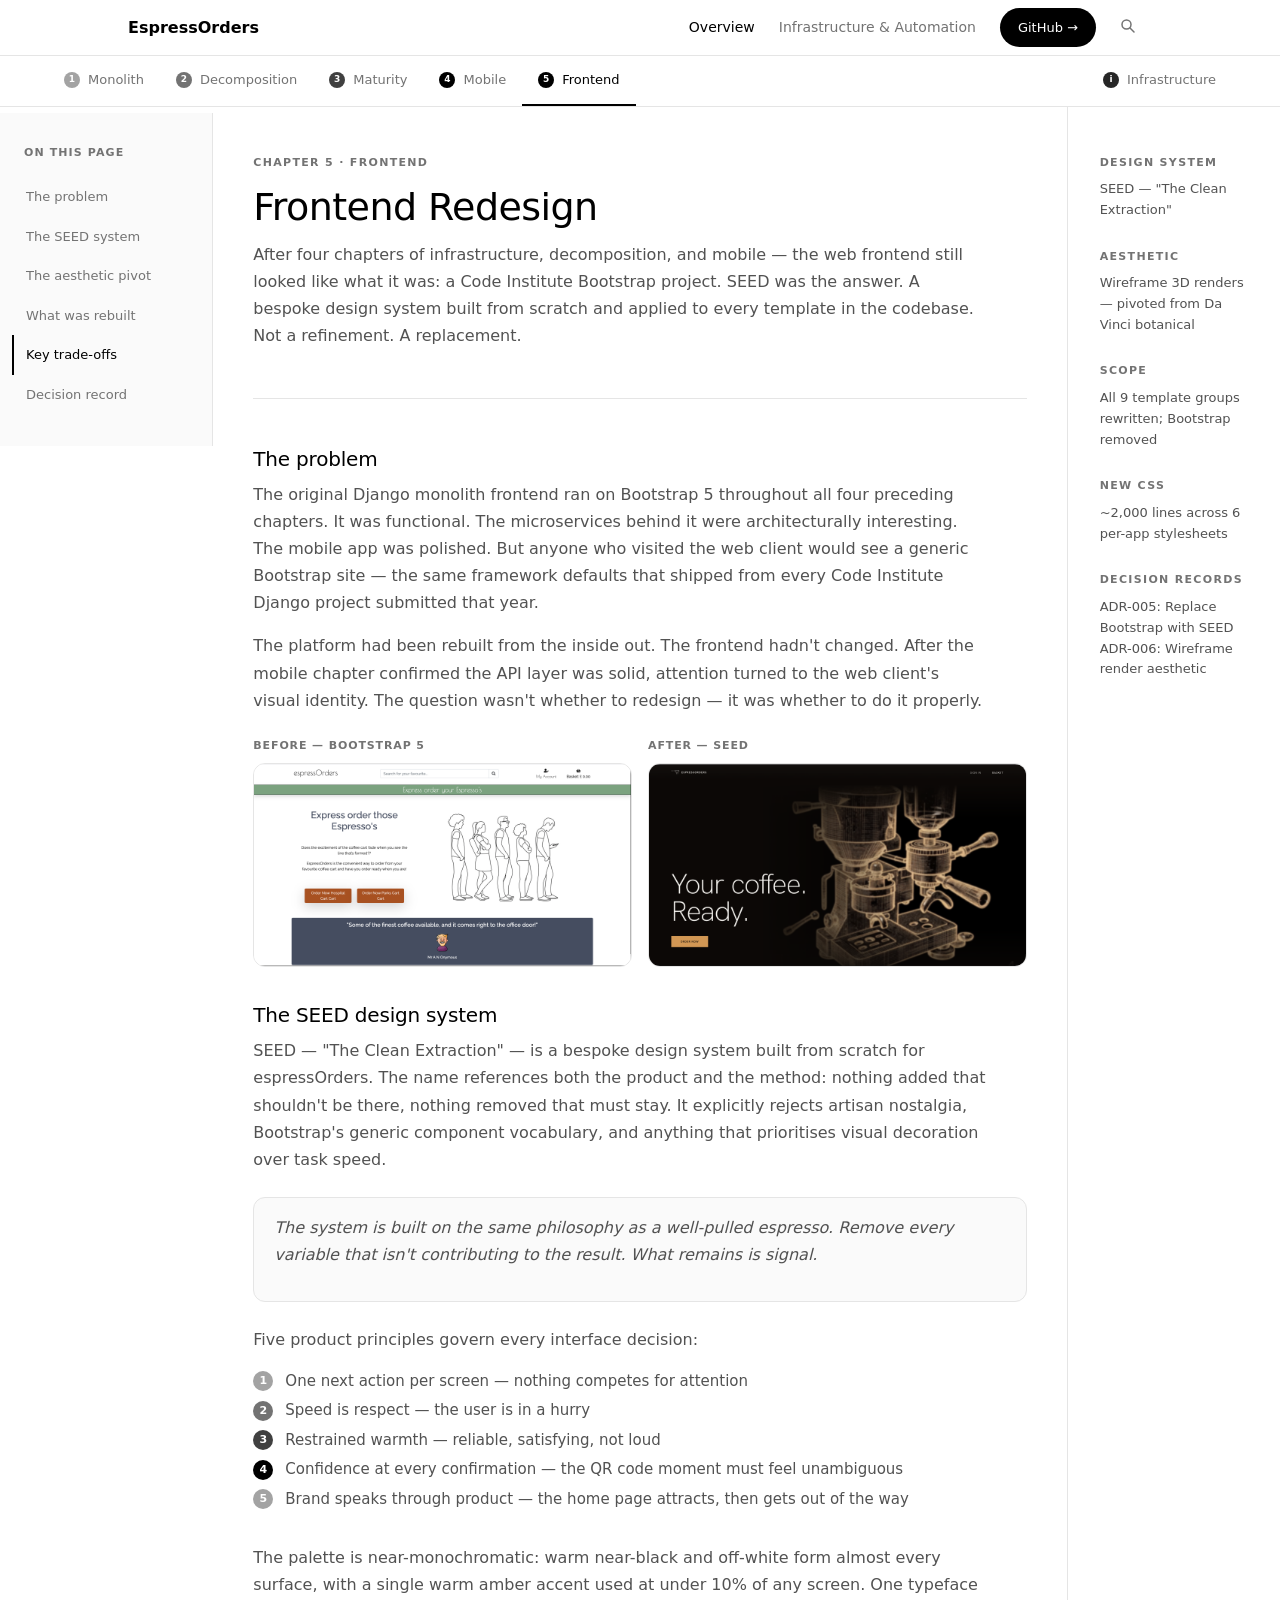
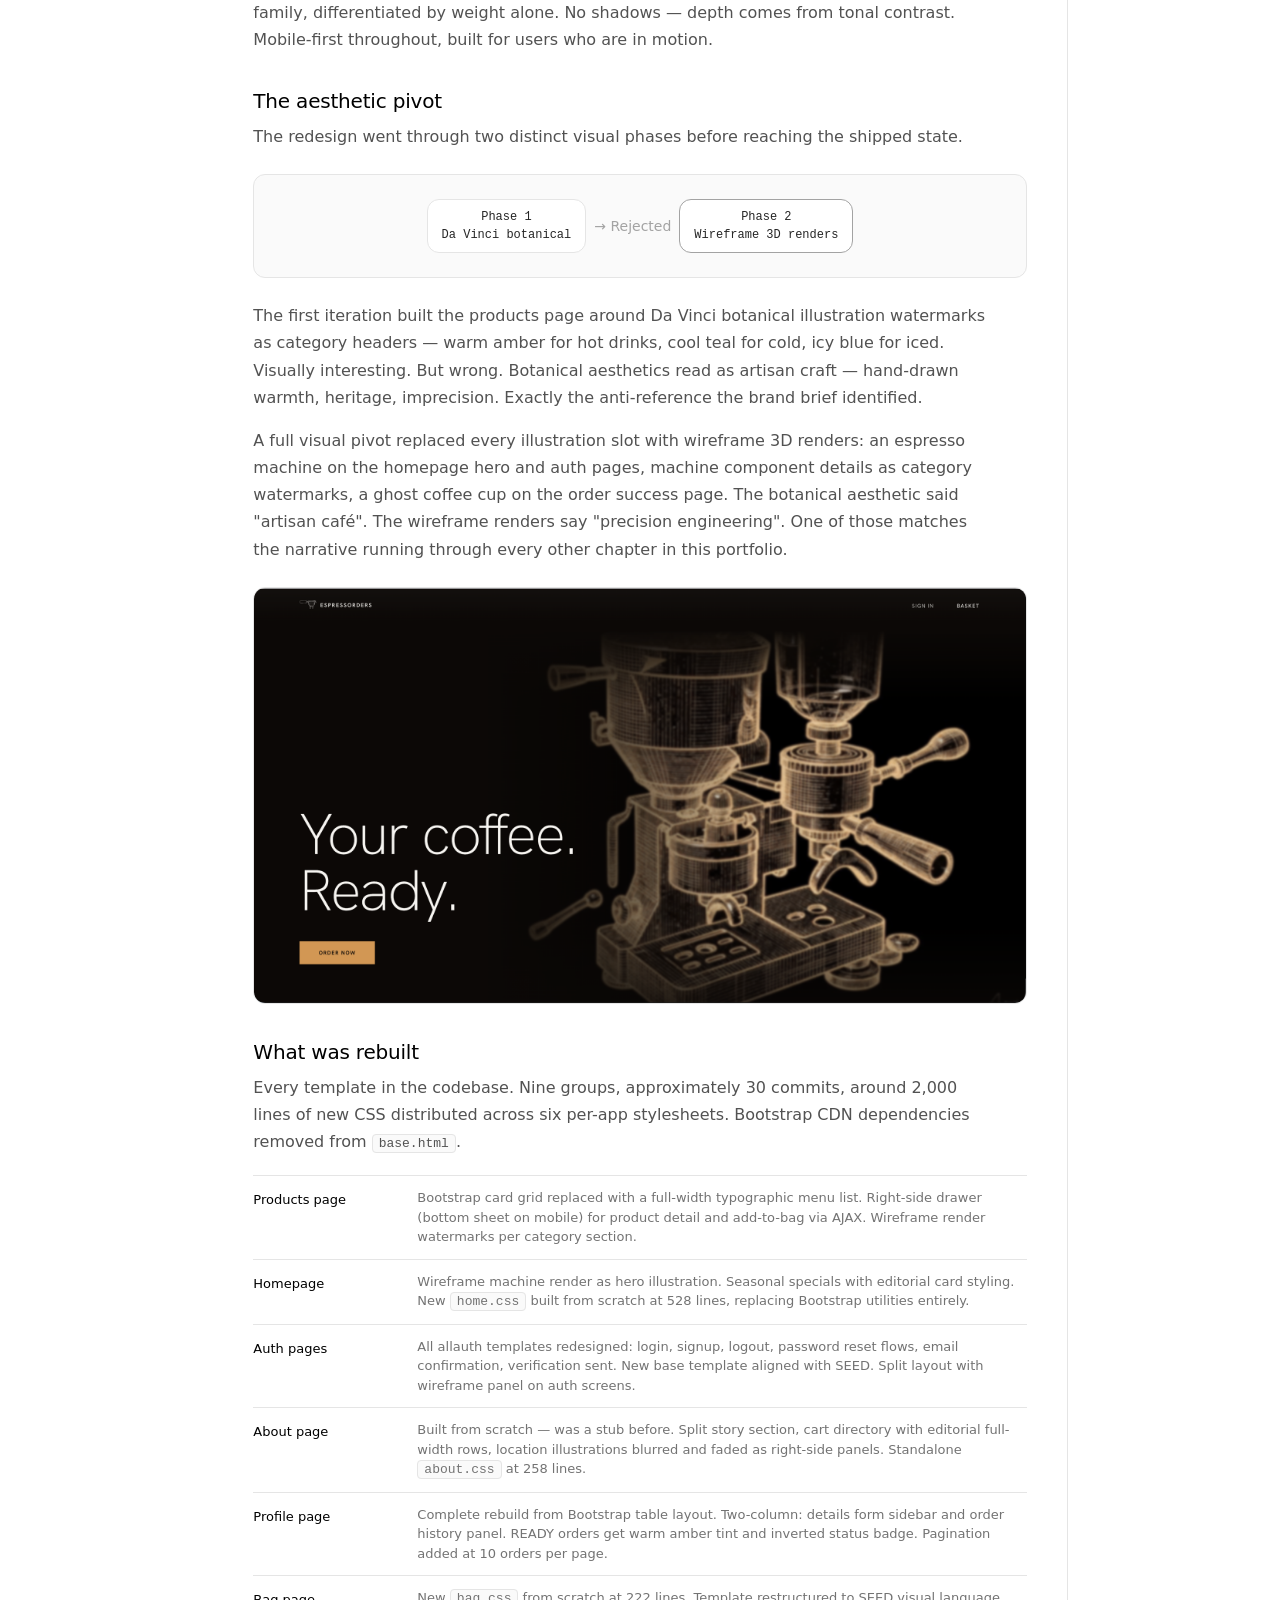
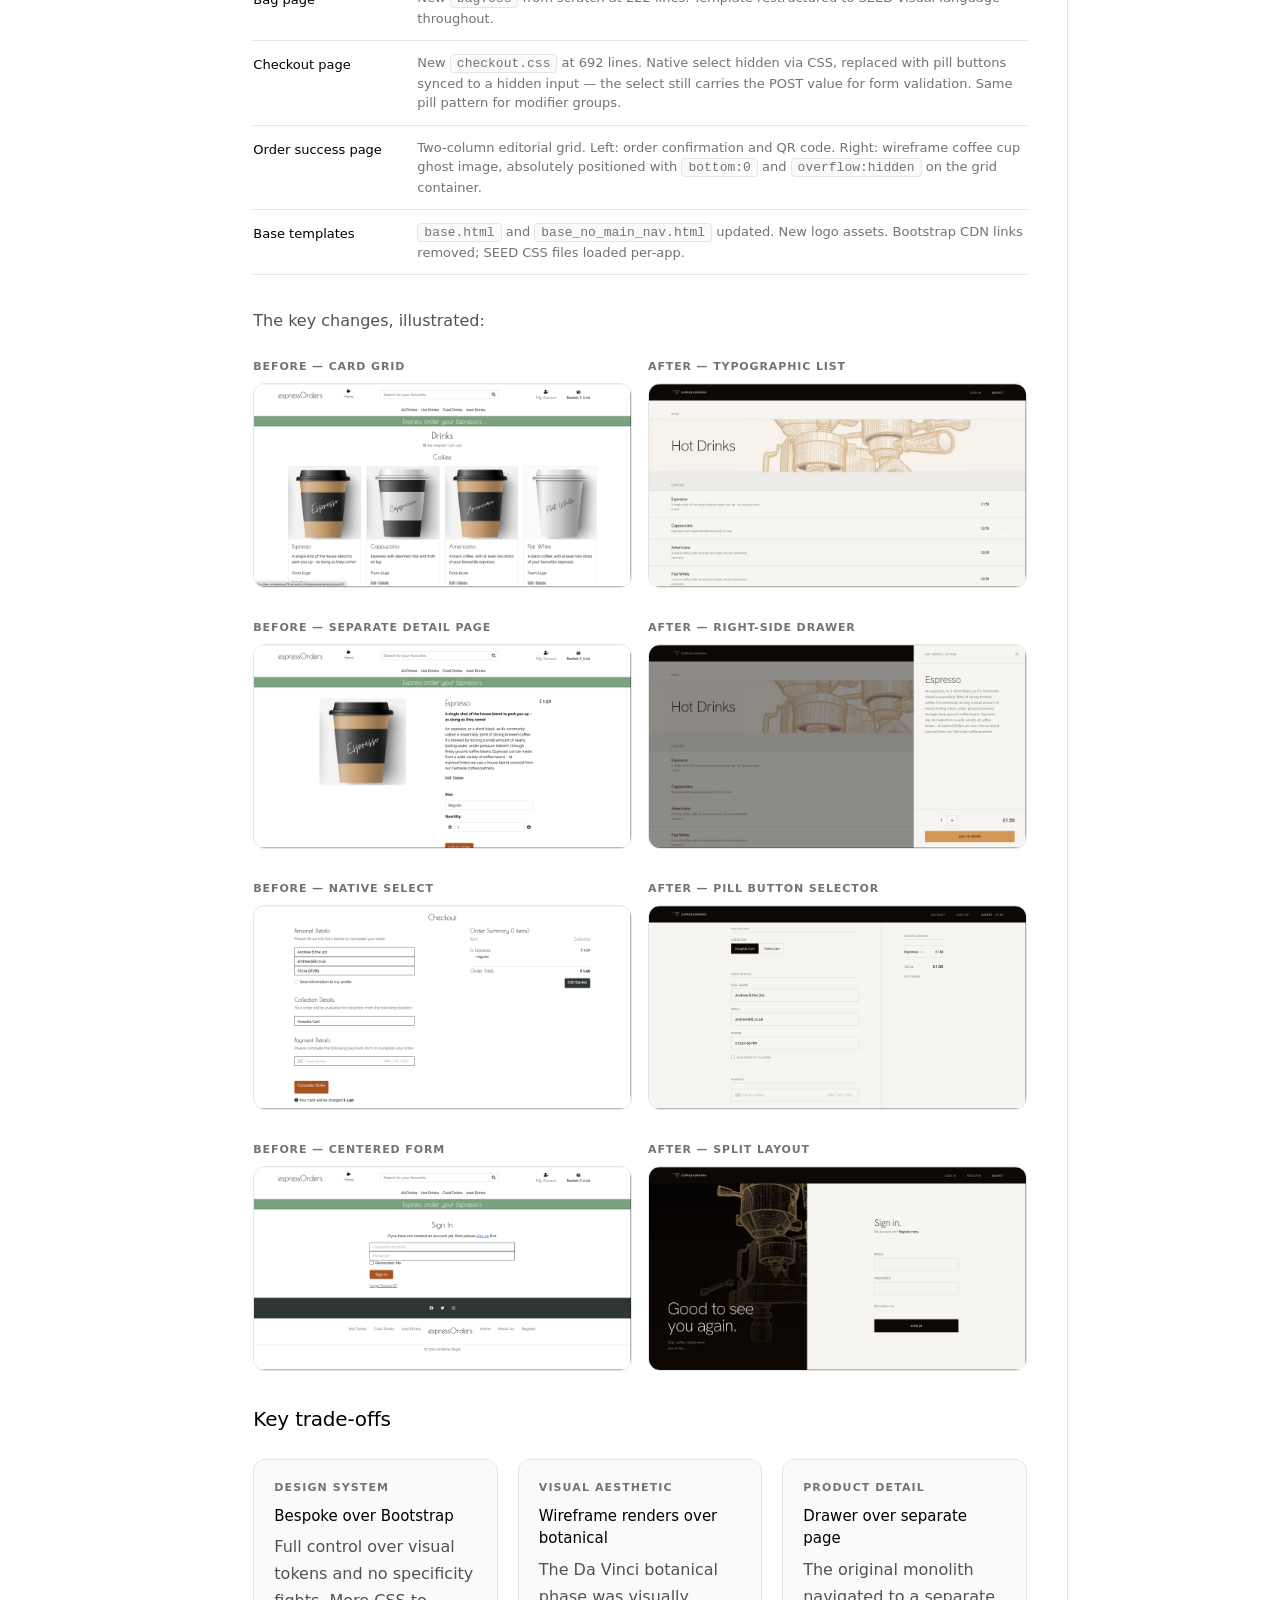
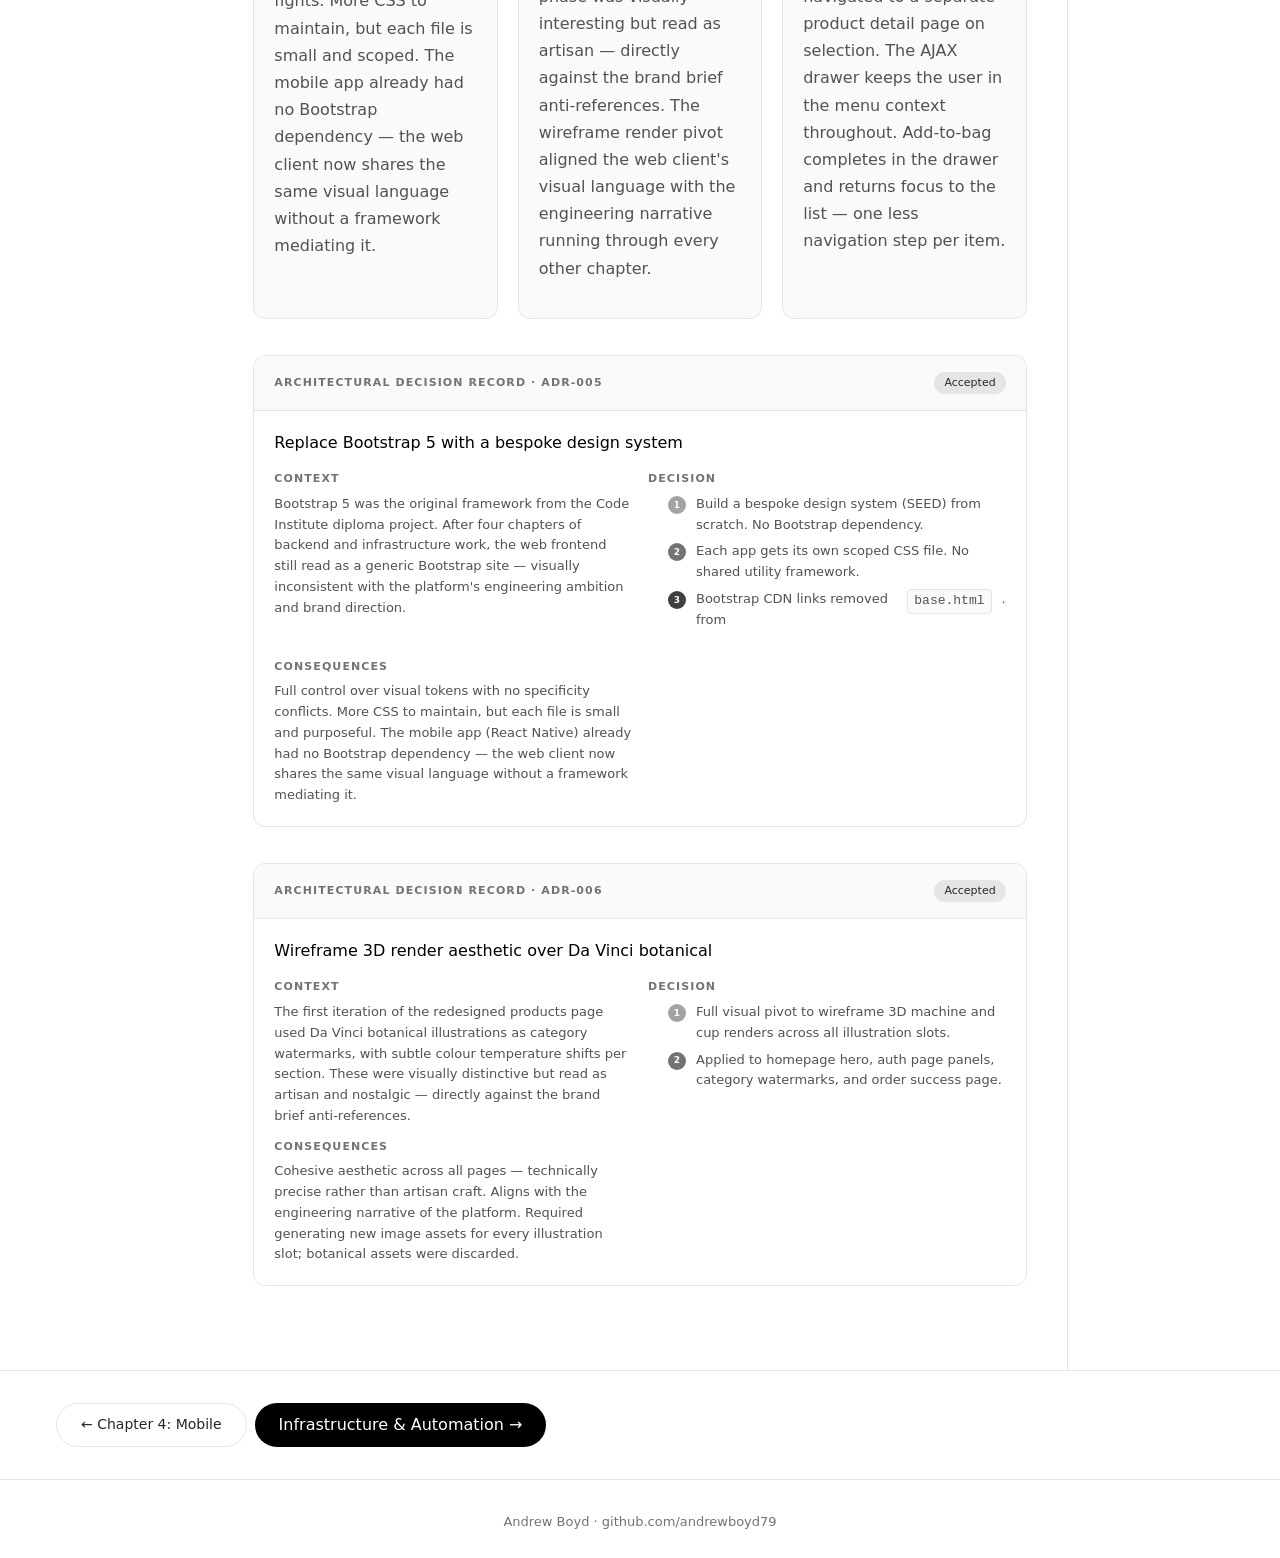
<file: docs/chapter-frontend-redesign.html>
<!DOCTYPE html>
<html lang="en">
<head>
  <meta charset="UTF-8">
  <meta name="viewport" content="width=device-width, initial-scale=1.0">
  <title>Chapter 5: Frontend Redesign — Andrew Boyd</title>
  <link rel="stylesheet" href="../css/style.css">
</head>
<body>

  <a href="#main-content" class="skip-link">Skip to main content</a>

  <nav class="site-nav" aria-label="Site">
    <div class="container">
      <a href="../index.html" class="logo">EspressOrders</a>
      <div class="nav-links">
        <a href="../index.html" class="nav-link active">Overview</a>
        <a href="infrastructure-automation.html" class="nav-link">Infrastructure &amp; Automation</a>
      </div>
      <a href="https://github.com/andrewboyd79" class="btn-black btn-sm" target="_blank" rel="noopener">GitHub →</a>
    </div>
  </nav>

  <!-- Chapter tab strip -->
  <nav class="chapter-nav" aria-label="Chapters">
    <a href="chapter-1-monolith.html" class="chapter-tab">
      <span class="mini-dot mini-dot-1">1</span> Monolith
    </a>
    <a href="chapter-2-4-decomposition.html" class="chapter-tab">
      <span class="mini-dot mini-dot-2">2</span> Decomposition
    </a>
    <a href="chapter-5-7-maturity.html" class="chapter-tab">
      <span class="mini-dot mini-dot-3">3</span> Maturity
    </a>
    <a href="chapter-9-mobile.html" class="chapter-tab">
      <span class="mini-dot mini-dot-4">4</span> Mobile
    </a>
    <a href="chapter-frontend-redesign.html" class="chapter-tab active">
      <span class="mini-dot mini-dot-5">5</span> Frontend
    </a>
    <a href="infrastructure-automation.html" class="chapter-tab chapter-tab-infra">
      <span class="mini-dot mini-dot-infra">i</span> Infrastructure
    </a>
  </nav>

  <div class="page-layout">

    <!-- Sidebar -->
    <aside class="sidebar">
      <div class="sidebar-label">On this page</div>
      <a href="#problem" class="sidebar-link">The problem</a>
      <a href="#seed-system" class="sidebar-link">The SEED system</a>
      <a href="#aesthetic-pivot" class="sidebar-link">The aesthetic pivot</a>
      <a href="#what-was-rebuilt" class="sidebar-link">What was rebuilt</a>
      <a href="#trade-offs" class="sidebar-link">Key trade-offs</a>
      <a href="#decision-record" class="sidebar-link">Decision record</a>
    </aside>

    <!-- Main content -->
    <main class="content" id="main-content">

      <div class="chapter-header">
        <div class="eyebrow">Chapter 5 · Frontend</div>
        <h1>Frontend Redesign</h1>
        <p>After four chapters of infrastructure, decomposition, and mobile — the web frontend still looked like what it was: a Code Institute Bootstrap project. SEED was the answer. A bespoke design system built from scratch and applied to every template in the codebase. Not a refinement. A replacement.</p>
      </div>

      <h2 id="problem">The problem</h2>
      <p>The original Django monolith frontend ran on Bootstrap 5 throughout all four preceding chapters. It was functional. The microservices behind it were architecturally interesting. The mobile app was polished. But anyone who visited the web client would see a generic Bootstrap site — the same framework defaults that shipped from every Code Institute Django project submitted that year.</p>
      <p>The platform had been rebuilt from the inside out. The frontend hadn't changed. After the mobile chapter confirmed the API layer was solid, attention turned to the web client's visual identity. The question wasn't whether to redesign — it was whether to do it properly.</p>

      <div class="screenshot-pair">
        <div class="screenshot-figure">
          <div class="screenshot-label">Before — Bootstrap 5</div>
          <img src="images/before-home.png" alt="Original Bootstrap homepage with green banner, serif heading, and brown CTA buttons" loading="lazy">
        </div>
        <div class="screenshot-figure">
          <div class="screenshot-label">After — SEED</div>
          <img src="images/after-home.png" alt="Redesigned SEED homepage with dark hero, wireframe espresso machine render, and minimal typography" loading="lazy">
        </div>
      </div>

      <h2 id="seed-system">The SEED design system</h2>
      <p>SEED — "The Clean Extraction" — is a bespoke design system built from scratch for espressOrders. The name references both the product and the method: nothing added that shouldn't be there, nothing removed that must stay. It explicitly rejects artisan nostalgia, Bootstrap's generic component vocabulary, and anything that prioritises visual decoration over task speed.</p>

      <div class="callout">
        <p>The system is built on the same philosophy as a well-pulled espresso. Remove every variable that isn't contributing to the result. What remains is signal.</p>
      </div>

      <p>Five product principles govern every interface decision:</p>
      <ol class="project-steps">
        <li>One next action per screen — nothing competes for attention</li>
        <li>Speed is respect — the user is in a hurry</li>
        <li>Restrained warmth — reliable, satisfying, not loud</li>
        <li>Confidence at every confirmation — the QR code moment must feel unambiguous</li>
        <li>Brand speaks through product — the home page attracts, then gets out of the way</li>
      </ol>

      <p>The palette is near-monochromatic: warm near-black and off-white form almost every surface, with a single warm amber accent used at under 10% of any screen. One typeface family, differentiated by weight alone. No shadows — depth comes from tonal contrast. Mobile-first throughout, built for users who are in motion.</p>

      <h2 id="aesthetic-pivot">The aesthetic pivot</h2>
      <p>The redesign went through two distinct visual phases before reaching the shipped state.</p>

      <div class="diagram">
        <div class="diagram-row">
          <div class="diagram-box">Phase 1<br>Da Vinci botanical</div>
          <div class="diagram-arrow">→ Rejected</div>
          <div class="diagram-box strong">Phase 2<br>Wireframe 3D renders</div>
        </div>
      </div>

      <p>The first iteration built the products page around Da Vinci botanical illustration watermarks as category headers — warm amber for hot drinks, cool teal for cold, icy blue for iced. Visually interesting. But wrong. Botanical aesthetics read as artisan craft — hand-drawn warmth, heritage, imprecision. Exactly the anti-reference the brand brief identified.</p>
      <p>A full visual pivot replaced every illustration slot with wireframe 3D renders: an espresso machine on the homepage hero and auth pages, machine component details as category watermarks, a ghost coffee cup on the order success page. The botanical aesthetic said "artisan café". The wireframe renders say "precision engineering". One of those matches the narrative running through every other chapter in this portfolio.</p>

      <div class="screenshot-single">
        <img src="images/after-home.png" alt="SEED homepage hero: dark background with wireframe espresso machine render and 'Your coffee. Ready.' headline" loading="lazy">
      </div>

      <h2 id="what-was-rebuilt">What was rebuilt</h2>
      <p>Every template in the codebase. Nine groups, approximately 30 commits, around 2,000 lines of new CSS distributed across six per-app stylesheets. Bootstrap CDN dependencies removed from <code>base.html</code>.</p>

      <div class="rebuild-list">
        <div class="rebuild-item">
          <div class="rebuild-item-name">Products page</div>
          <div class="rebuild-item-desc">Bootstrap card grid replaced with a full-width typographic menu list. Right-side drawer (bottom sheet on mobile) for product detail and add-to-bag via AJAX. Wireframe render watermarks per category section.</div>
        </div>
        <div class="rebuild-item">
          <div class="rebuild-item-name">Homepage</div>
          <div class="rebuild-item-desc">Wireframe machine render as hero illustration. Seasonal specials with editorial card styling. New <code>home.css</code> built from scratch at 528 lines, replacing Bootstrap utilities entirely.</div>
        </div>
        <div class="rebuild-item">
          <div class="rebuild-item-name">Auth pages</div>
          <div class="rebuild-item-desc">All allauth templates redesigned: login, signup, logout, password reset flows, email confirmation, verification sent. New base template aligned with SEED. Split layout with wireframe panel on auth screens.</div>
        </div>
        <div class="rebuild-item">
          <div class="rebuild-item-name">About page</div>
          <div class="rebuild-item-desc">Built from scratch — was a stub before. Split story section, cart directory with editorial full-width rows, location illustrations blurred and faded as right-side panels. Standalone <code>about.css</code> at 258 lines.</div>
        </div>
        <div class="rebuild-item">
          <div class="rebuild-item-name">Profile page</div>
          <div class="rebuild-item-desc">Complete rebuild from Bootstrap table layout. Two-column: details form sidebar and order history panel. READY orders get warm amber tint and inverted status badge. Pagination added at 10 orders per page.</div>
        </div>
        <div class="rebuild-item">
          <div class="rebuild-item-name">Bag page</div>
          <div class="rebuild-item-desc">New <code>bag.css</code> from scratch at 222 lines. Template restructured to SEED visual language throughout.</div>
        </div>
        <div class="rebuild-item">
          <div class="rebuild-item-name">Checkout page</div>
          <div class="rebuild-item-desc">New <code>checkout.css</code> at 692 lines. Native select hidden via CSS, replaced with pill buttons synced to a hidden input — the select still carries the POST value for form validation. Same pill pattern for modifier groups.</div>
        </div>
        <div class="rebuild-item">
          <div class="rebuild-item-name">Order success page</div>
          <div class="rebuild-item-desc">Two-column editorial grid. Left: order confirmation and QR code. Right: wireframe coffee cup ghost image, absolutely positioned with <code>bottom:0</code> and <code>overflow:hidden</code> on the grid container.</div>
        </div>
        <div class="rebuild-item">
          <div class="rebuild-item-name">Base templates</div>
          <div class="rebuild-item-desc"><code>base.html</code> and <code>base_no_main_nav.html</code> updated. New logo assets. Bootstrap CDN links removed; SEED CSS files loaded per-app.</div>
        </div>
      </div>

      <p>The key changes, illustrated:</p>

      <div class="screenshot-pair">
        <div class="screenshot-figure">
          <div class="screenshot-label">Before — card grid</div>
          <img src="images/before-products.png" alt="Bootstrap products page showing a four-column grid of product cards with cup photography" loading="lazy">
        </div>
        <div class="screenshot-figure">
          <div class="screenshot-label">After — typographic list</div>
          <img src="images/after-products.png" alt="SEED products page with full-width typographic menu list and wireframe category header watermark" loading="lazy">
        </div>
      </div>

      <div class="screenshot-pair">
        <div class="screenshot-figure">
          <div class="screenshot-label">Before — separate detail page</div>
          <img src="images/before-product-detail.png" alt="Bootstrap product detail page: full-page navigation away from the product list" loading="lazy">
        </div>
        <div class="screenshot-figure">
          <div class="screenshot-label">After — right-side drawer</div>
          <img src="images/after-products-drawer.png" alt="SEED products page with right-side drawer open, user remains on the menu" loading="lazy">
        </div>
      </div>

      <div class="screenshot-pair">
        <div class="screenshot-figure">
          <div class="screenshot-label">Before — native select</div>
          <img src="images/before-checkout.png" alt="Bootstrap checkout with plain text input for collection location" loading="lazy">
        </div>
        <div class="screenshot-figure">
          <div class="screenshot-label">After — pill button selector</div>
          <img src="images/after-checkout.png" alt="SEED checkout with pill buttons for Hospital Cart and Parks Cart location selection" loading="lazy">
        </div>
      </div>

      <div class="screenshot-pair">
        <div class="screenshot-figure">
          <div class="screenshot-label">Before — centered form</div>
          <img src="images/before-signin.png" alt="Bootstrap sign-in page with centered form, brown button, and dark social footer" loading="lazy">
        </div>
        <div class="screenshot-figure">
          <div class="screenshot-label">After — split layout</div>
          <img src="images/after-signin.png" alt="SEED sign-in with dark left panel showing wireframe machine render and right panel with clean form" loading="lazy">
        </div>
      </div>

      <h2 id="trade-offs">Key trade-offs</h2>
      <div class="cards-grid">
        <div class="decision-card">
          <div class="card-eyebrow">Design system</div>
          <h3>Bespoke over Bootstrap</h3>
          <p>Full control over visual tokens and no specificity fights. More CSS to maintain, but each file is small and scoped. The mobile app already had no Bootstrap dependency — the web client now shares the same visual language without a framework mediating it.</p>
        </div>
        <div class="decision-card">
          <div class="card-eyebrow">Visual aesthetic</div>
          <h3>Wireframe renders over botanical</h3>
          <p>The Da Vinci botanical phase was visually interesting but read as artisan — directly against the brand brief anti-references. The wireframe render pivot aligned the web client's visual language with the engineering narrative running through every other chapter.</p>
        </div>
        <div class="decision-card">
          <div class="card-eyebrow">Product detail</div>
          <h3>Drawer over separate page</h3>
          <p>The original monolith navigated to a separate product detail page on selection. The AJAX drawer keeps the user in the menu context throughout. Add-to-bag completes in the drawer and returns focus to the list — one less navigation step per item.</p>
        </div>
      </div>

      <!-- ADR component -->
      <div id="decision-record" class="adr">
        <div class="adr-header">
          <span class="adr-label">Architectural Decision Record · ADR-005</span>
          <span class="adr-badge">Accepted</span>
        </div>
        <div class="adr-body">
          <h3>Replace Bootstrap 5 with a bespoke design system</h3>
          <div class="adr-grid">
            <div class="adr-section">
              <div class="adr-section-label">Context</div>
              <p>Bootstrap 5 was the original framework from the Code Institute diploma project. After four chapters of backend and infrastructure work, the web frontend still read as a generic Bootstrap site — visually inconsistent with the platform's engineering ambition and brand direction.</p>
            </div>
            <div class="adr-section">
              <div class="adr-section-label">Decision</div>
              <ul class="adr-steps">
                <li>Build a bespoke design system (SEED) from scratch. No Bootstrap dependency.</li>
                <li>Each app gets its own scoped CSS file. No shared utility framework.</li>
                <li>Bootstrap CDN links removed from <code>base.html</code>.</li>
              </ul>
            </div>
          </div>
          <div class="adr-grid">
            <div class="adr-section">
              <div class="adr-section-label">Consequences</div>
              <p>Full control over visual tokens with no specificity conflicts. More CSS to maintain, but each file is small and purposeful. The mobile app (React Native) already had no Bootstrap dependency — the web client now shares the same visual language without a framework mediating it.</p>
            </div>
          </div>
        </div>
      </div>

      <div class="adr">
        <div class="adr-header">
          <span class="adr-label">Architectural Decision Record · ADR-006</span>
          <span class="adr-badge">Accepted</span>
        </div>
        <div class="adr-body">
          <h3>Wireframe 3D render aesthetic over Da Vinci botanical</h3>
          <div class="adr-grid">
            <div class="adr-section">
              <div class="adr-section-label">Context</div>
              <p>The first iteration of the redesigned products page used Da Vinci botanical illustrations as category watermarks, with subtle colour temperature shifts per section. These were visually distinctive but read as artisan and nostalgic — directly against the brand brief anti-references.</p>
            </div>
            <div class="adr-section">
              <div class="adr-section-label">Decision</div>
              <ul class="adr-steps">
                <li>Full visual pivot to wireframe 3D machine and cup renders across all illustration slots.</li>
                <li>Applied to homepage hero, auth page panels, category watermarks, and order success page.</li>
              </ul>
            </div>
          </div>
          <div class="adr-grid">
            <div class="adr-section">
              <div class="adr-section-label">Consequences</div>
              <p>Cohesive aesthetic across all pages — technically precise rather than artisan craft. Aligns with the engineering narrative of the platform. Required generating new image assets for every illustration slot; botanical assets were discarded.</p>
            </div>
          </div>
        </div>
      </div>

    </main>

    <aside class="marginalia">
      <div class="marginalia-sticky">
        <div class="marginalia-section">
          <div class="marginalia-label">Design system</div>
          <div class="marginalia-value">SEED — "The Clean Extraction"</div>
        </div>
        <div class="marginalia-section">
          <div class="marginalia-label">Aesthetic</div>
          <div class="marginalia-value">Wireframe 3D renders — pivoted from Da Vinci botanical</div>
        </div>
        <div class="marginalia-section">
          <div class="marginalia-label">Scope</div>
          <div class="marginalia-value">All 9 template groups rewritten; Bootstrap removed</div>
        </div>
        <div class="marginalia-section">
          <div class="marginalia-label">New CSS</div>
          <div class="marginalia-value">~2,000 lines across 6 per-app stylesheets</div>
        </div>
        <div class="marginalia-section">
          <div class="marginalia-label">Decision records</div>
          <div class="marginalia-value">ADR-005: Replace Bootstrap with SEED<br>ADR-006: Wireframe render aesthetic</div>
        </div>
      </div>
    </aside>
  </div>

  <!-- Bottom chapter navigation -->
  <div class="chapter-nav-bottom">
    <a href="chapter-9-mobile.html" class="btn-ghost">← Chapter 4: Mobile</a>
    <a href="infrastructure-automation.html" class="btn-black">Infrastructure &amp; Automation →</a>
  </div>

  <footer class="site-footer">
    <div class="container">
      <p>Andrew Boyd · <a href="https://github.com/andrewboyd79">github.com/andrewboyd79</a></p>
    </div>
  </footer>

  <script src="../js/search-index.js"></script>
  <script src="../js/search.js"></script>
  <script src="../js/sidebar.js"></script>
</body>
</html>
</file>
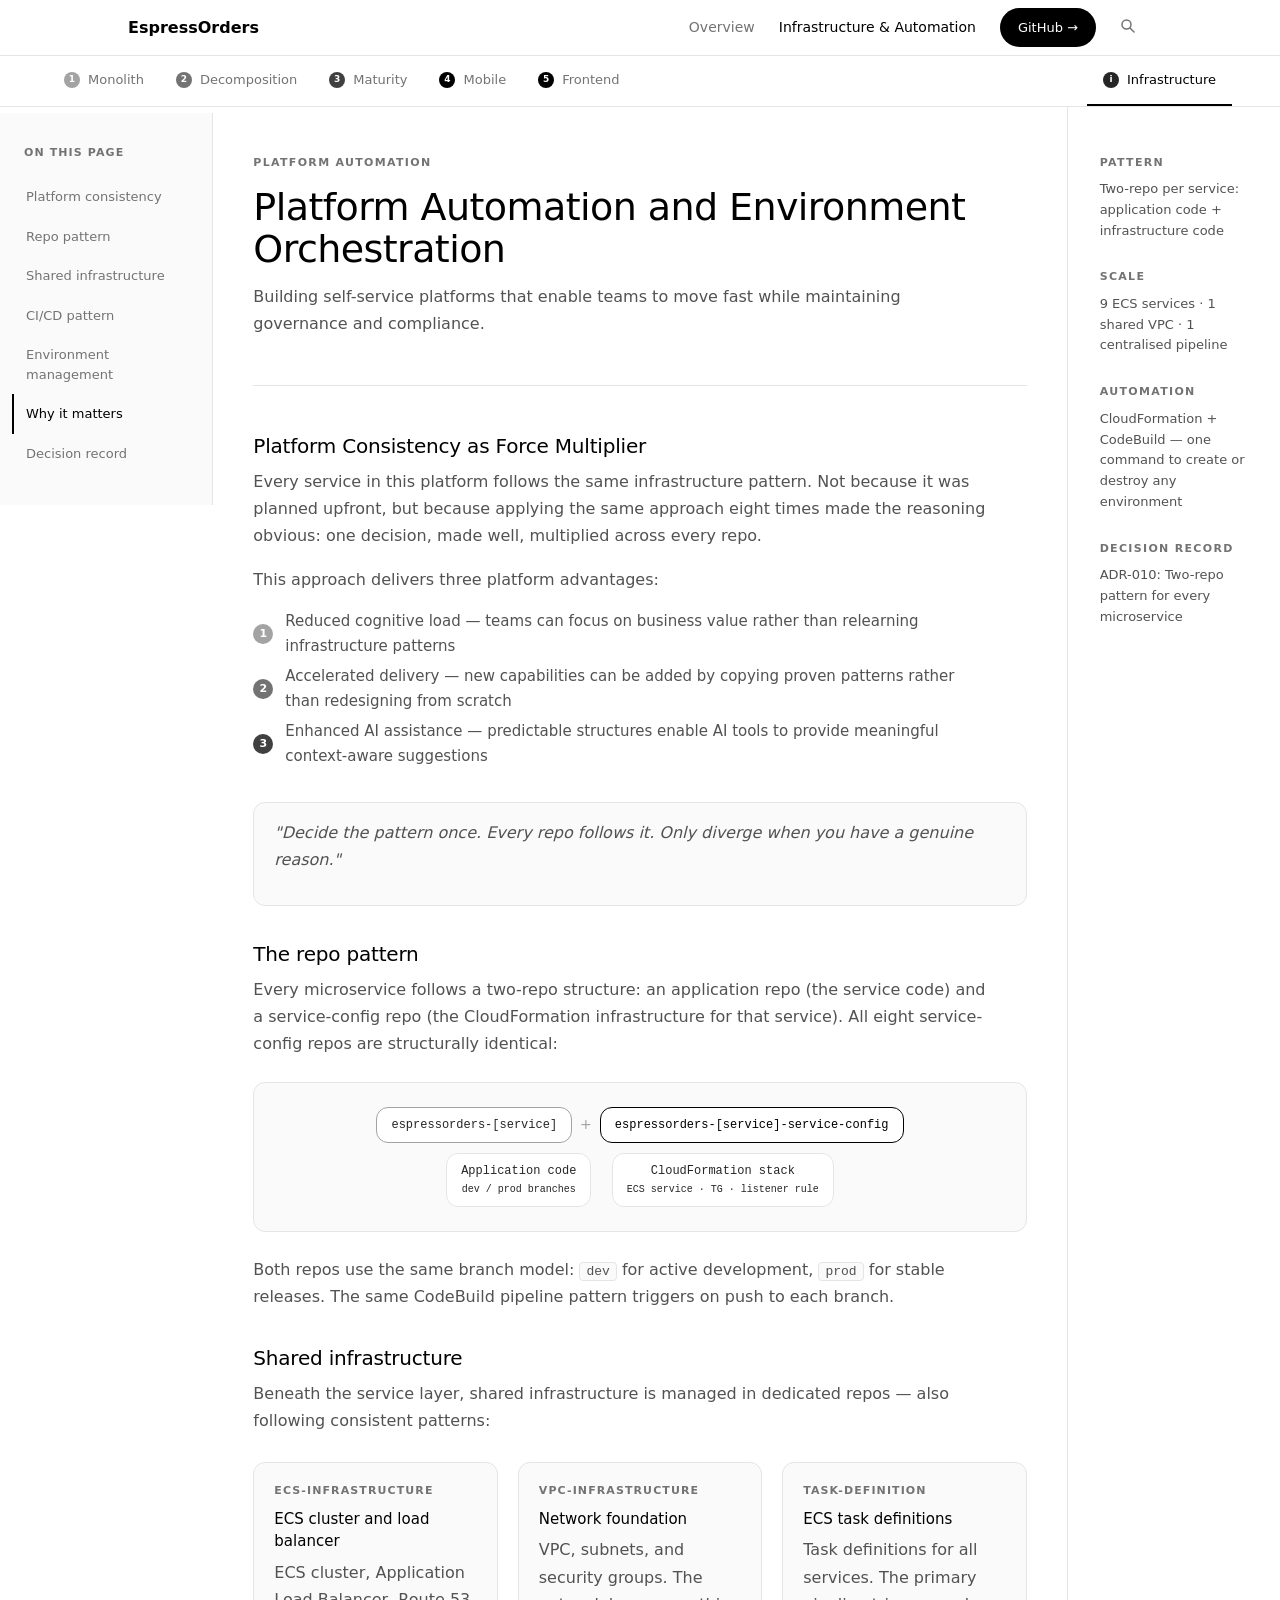
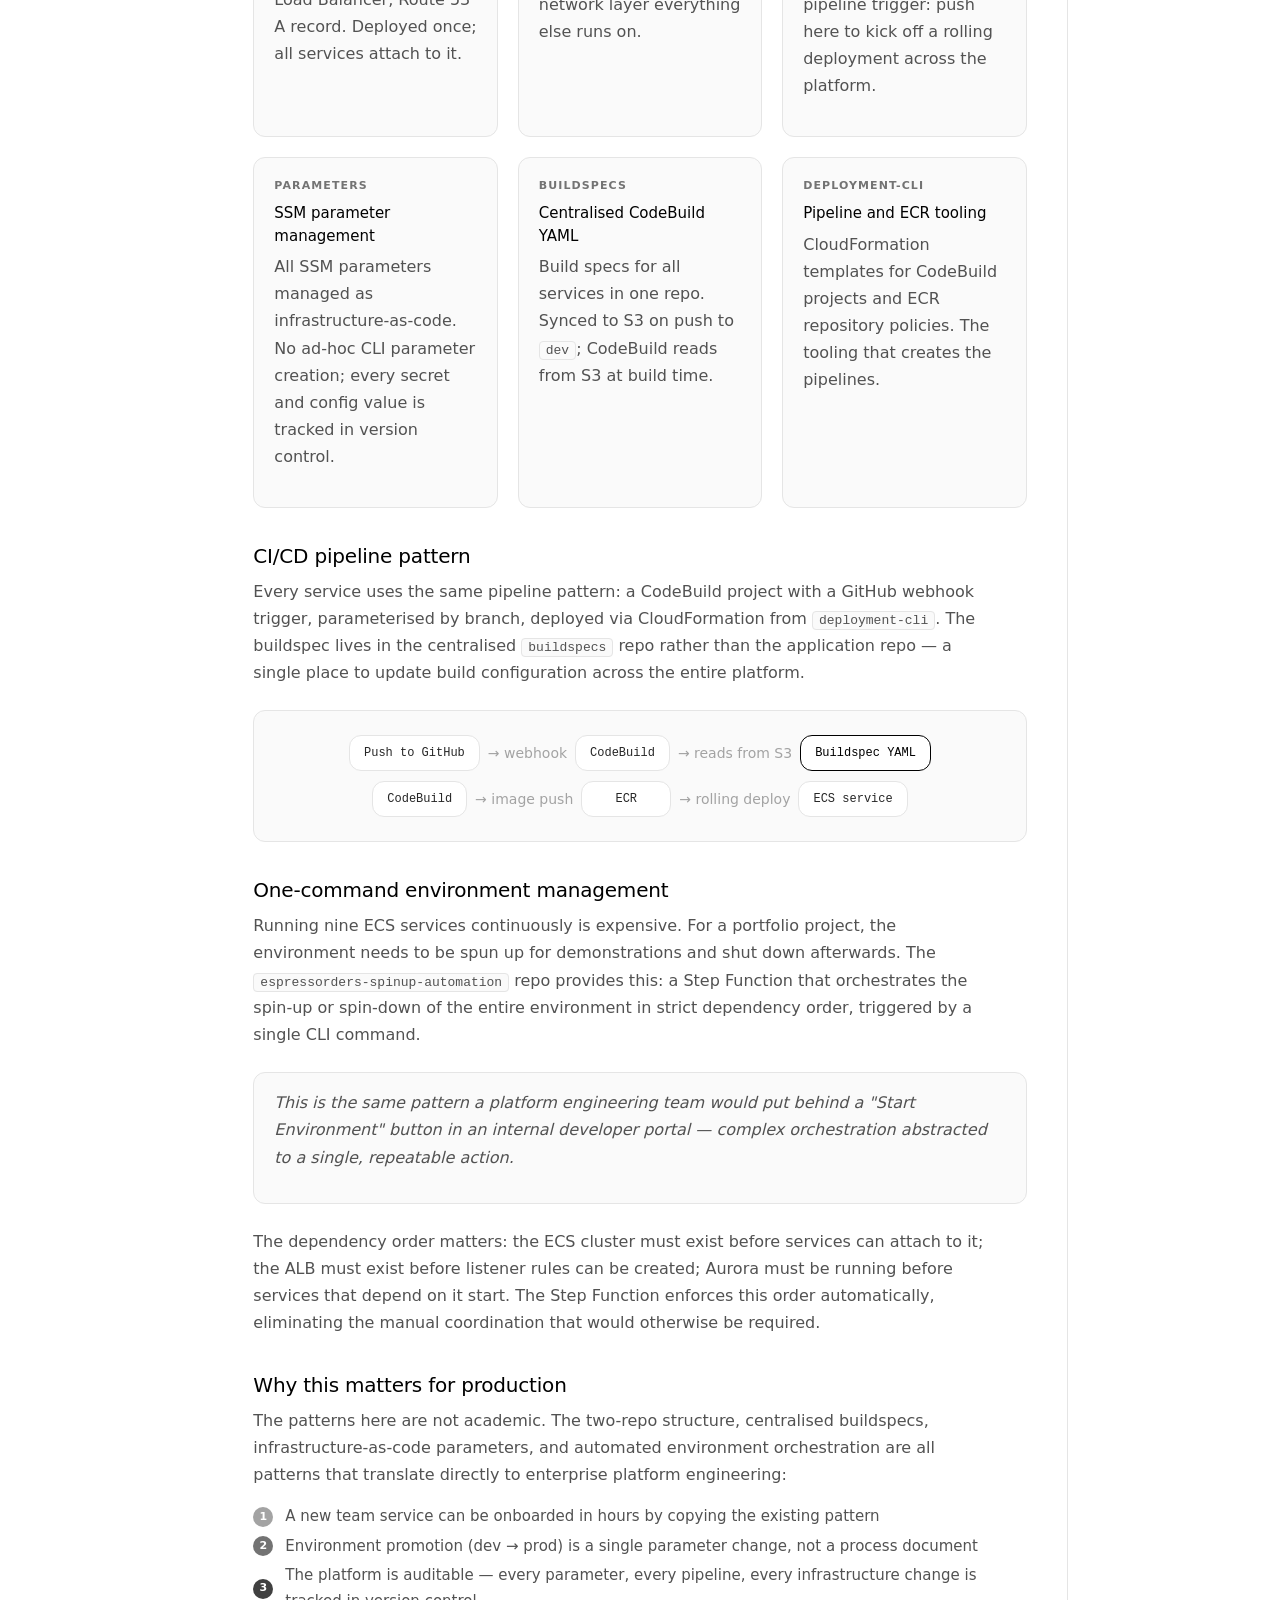
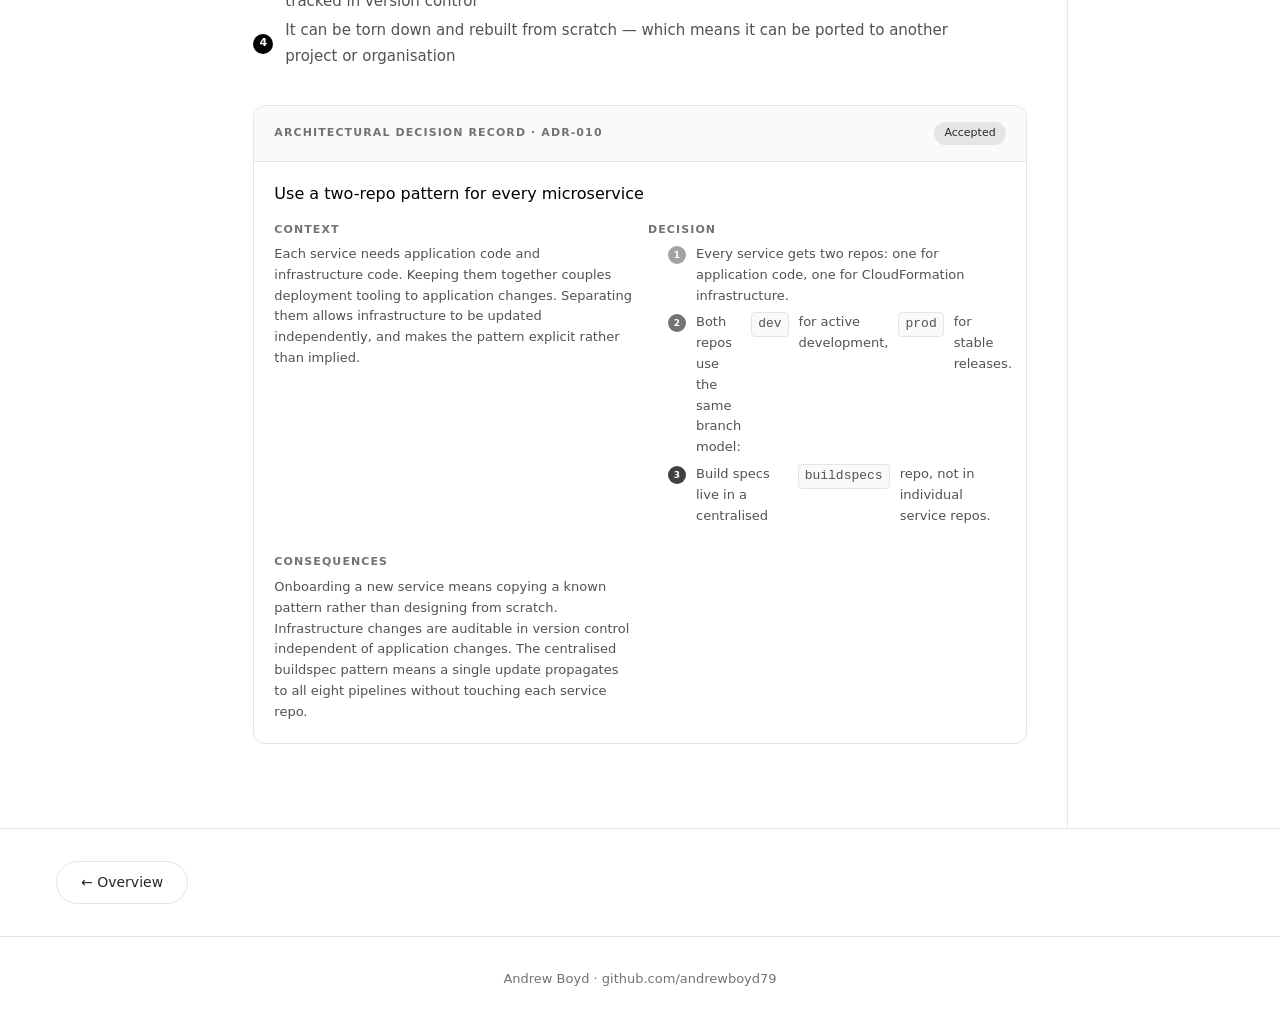
<file: docs/infrastructure-automation.html>
<!DOCTYPE html>
<html lang="en">
<head>
  <meta charset="UTF-8">
  <meta name="viewport" content="width=device-width, initial-scale=1.0">
  <title>Infrastructure &amp; Automation — Andrew Boyd</title>
  <link rel="stylesheet" href="../css/style.css">
</head>
<body>

  <a href="#main-content" class="skip-link">Skip to main content</a>

  <nav class="site-nav" aria-label="Site">
    <div class="container">
      <a href="../index.html" class="logo">EspressOrders</a>
      <div class="nav-links">
        <a href="../index.html" class="nav-link">Overview</a>
        <a href="infrastructure-automation.html" class="nav-link active">Infrastructure &amp; Automation</a>
      </div>
      <a href="https://github.com/andrewboyd79" class="btn-black btn-sm" target="_blank" rel="noopener">GitHub →</a>
    </div>
  </nav>

  <!-- Chapter tab strip — Infrastructure tab active, right-aligned -->
  <nav class="chapter-nav" aria-label="Chapters">
    <a href="chapter-1-monolith.html" class="chapter-tab">
      <span class="mini-dot mini-dot-1">1</span> Monolith
    </a>
    <a href="chapter-2-4-decomposition.html" class="chapter-tab">
      <span class="mini-dot mini-dot-2">2</span> Decomposition
    </a>
    <a href="chapter-5-7-maturity.html" class="chapter-tab">
      <span class="mini-dot mini-dot-3">3</span> Maturity
    </a>
    <a href="chapter-9-mobile.html" class="chapter-tab">
      <span class="mini-dot mini-dot-4">4</span> Mobile
    </a>
    <a href="chapter-frontend-redesign.html" class="chapter-tab">
      <span class="mini-dot mini-dot-5">5</span> Frontend
    </a>
    <a href="infrastructure-automation.html" class="chapter-tab chapter-tab-infra active">
      <span class="mini-dot mini-dot-infra">i</span> Infrastructure
    </a>
  </nav>

  <div class="page-layout">

    <!-- Sidebar -->
    <aside class="sidebar">
      <div class="sidebar-label">On this page</div>
      <a href="#platform-consistency" class="sidebar-link">Platform consistency</a>
      <a href="#repo-pattern" class="sidebar-link">Repo pattern</a>
      <a href="#shared-infrastructure" class="sidebar-link">Shared infrastructure</a>
      <a href="#cicd-pattern" class="sidebar-link">CI/CD pattern</a>
      <a href="#environment-management" class="sidebar-link">Environment management</a>
      <a href="#why-it-matters" class="sidebar-link">Why it matters</a>
      <a href="#decision-record" class="sidebar-link">Decision record</a>
    </aside>

    <!-- Main content -->
    <main class="content" id="main-content">

      <div class="chapter-header">
        <div class="eyebrow">Platform Automation</div>
        <h1>Platform Automation and Environment Orchestration</h1>
        <p>Building self-service platforms that enable teams to move fast while maintaining governance and compliance.</p>
      </div>

      <h2 id="platform-consistency">Platform Consistency as Force Multiplier</h2>
      <p>Every service in this platform follows the same infrastructure pattern. Not because it was planned upfront, but because applying the same approach eight times made the reasoning obvious: one decision, made well, multiplied across every repo.</p>
      <p>This approach delivers three platform advantages:</p>
      <ol class="project-steps">
        <li>Reduced cognitive load — teams can focus on business value rather than relearning infrastructure patterns</li>
        <li>Accelerated delivery — new capabilities can be added by copying proven patterns rather than redesigning from scratch</li>
        <li>Enhanced AI assistance — predictable structures enable AI tools to provide meaningful context-aware suggestions</li>
      </ol>

      <blockquote class="callout">
        <p>"Decide the pattern once. Every repo follows it. Only diverge when you have a genuine reason."</p>
      </blockquote>

      <h2 id="repo-pattern">The repo pattern</h2>
      <p>Every microservice follows a two-repo structure: an application repo (the service code) and a service-config repo (the CloudFormation infrastructure for that service). All eight service-config repos are structurally identical:</p>

      <div class="diagram">
        <div class="diagram-row">
          <div class="diagram-box strong">espressorders-[service]</div>
          <div class="diagram-arrow">+</div>
          <div class="diagram-box primary">espressorders-[service]-service-config</div>
        </div>
        <div class="diagram-row">
          <div class="diagram-box">Application code<br><small>dev / prod branches</small></div>
          <div class="diagram-arrow">&nbsp;</div>
          <div class="diagram-box">CloudFormation stack<br><small>ECS service · TG · listener rule</small></div>
        </div>
      </div>

      <p>Both repos use the same branch model: <code>dev</code> for active development, <code>prod</code> for stable releases. The same CodeBuild pipeline pattern triggers on push to each branch.</p>

      <h2 id="shared-infrastructure">Shared infrastructure</h2>
      <p>Beneath the service layer, shared infrastructure is managed in dedicated repos — also following consistent patterns:</p>
      <div class="cards-grid">
        <div class="decision-card">
          <div class="card-eyebrow">ecs-infrastructure</div>
          <h3>ECS cluster and load balancer</h3>
          <p>ECS cluster, Application Load Balancer, Route 53 A record. Deployed once; all services attach to it.</p>
        </div>
        <div class="decision-card">
          <div class="card-eyebrow">vpc-infrastructure</div>
          <h3>Network foundation</h3>
          <p>VPC, subnets, and security groups. The network layer everything else runs on.</p>
        </div>
        <div class="decision-card">
          <div class="card-eyebrow">task-definition</div>
          <h3>ECS task definitions</h3>
          <p>Task definitions for all services. The primary pipeline trigger: push here to kick off a rolling deployment across the platform.</p>
        </div>
        <div class="decision-card">
          <div class="card-eyebrow">parameters</div>
          <h3>SSM parameter management</h3>
          <p>All SSM parameters managed as infrastructure-as-code. No ad-hoc CLI parameter creation; every secret and config value is tracked in version control.</p>
        </div>
        <div class="decision-card">
          <div class="card-eyebrow">buildspecs</div>
          <h3>Centralised CodeBuild YAML</h3>
          <p>Build specs for all services in one repo. Synced to S3 on push to <code>dev</code>; CodeBuild reads from S3 at build time.</p>
        </div>
        <div class="decision-card">
          <div class="card-eyebrow">deployment-cli</div>
          <h3>Pipeline and ECR tooling</h3>
          <p>CloudFormation templates for CodeBuild projects and ECR repository policies. The tooling that creates the pipelines.</p>
        </div>
      </div>

      <h2 id="cicd-pattern">CI/CD pipeline pattern</h2>
      <p>Every service uses the same pipeline pattern: a CodeBuild project with a GitHub webhook trigger, parameterised by branch, deployed via CloudFormation from <code>deployment-cli</code>. The buildspec lives in the centralised <code>buildspecs</code> repo rather than the application repo — a single place to update build configuration across the entire platform.</p>

      <div class="diagram">
        <div class="diagram-row">
          <div class="diagram-box">Push to GitHub</div>
          <div class="diagram-arrow">→ webhook</div>
          <div class="diagram-box">CodeBuild</div>
          <div class="diagram-arrow">→ reads from S3</div>
          <div class="diagram-box primary">Buildspec YAML</div>
        </div>
        <div class="diagram-row">
          <div class="diagram-box">CodeBuild</div>
          <div class="diagram-arrow">→ image push</div>
          <div class="diagram-box">ECR</div>
          <div class="diagram-arrow">→ rolling deploy</div>
          <div class="diagram-box">ECS service</div>
        </div>
      </div>

      <h2 id="environment-management">One-command environment management</h2>
      <p>Running nine ECS services continuously is expensive. For a portfolio project, the environment needs to be spun up for demonstrations and shut down afterwards. The <code>espressorders-spinup-automation</code> repo provides this: a Step Function that orchestrates the spin-up or spin-down of the entire environment in strict dependency order, triggered by a single CLI command.</p>

      <blockquote class="callout">
        <p>This is the same pattern a platform engineering team would put behind a "Start Environment" button in an internal developer portal — complex orchestration abstracted to a single, repeatable action.</p>
      </blockquote>

      <p>The dependency order matters: the ECS cluster must exist before services can attach to it; the ALB must exist before listener rules can be created; Aurora must be running before services that depend on it start. The Step Function enforces this order automatically, eliminating the manual coordination that would otherwise be required.</p>

      <h2 id="why-it-matters">Why this matters for production</h2>
      <p>The patterns here are not academic. The two-repo structure, centralised buildspecs, infrastructure-as-code parameters, and automated environment orchestration are all patterns that translate directly to enterprise platform engineering:</p>
      <ol class="project-steps">
        <li>A new team service can be onboarded in hours by copying the existing pattern</li>
        <li>Environment promotion (dev → prod) is a single parameter change, not a process document</li>
        <li>The platform is auditable — every parameter, every pipeline, every infrastructure change is tracked in version control</li>
        <li>It can be torn down and rebuilt from scratch — which means it can be ported to another project or organisation</li>
      </ol>

      <!-- ADR component -->
      <div id="decision-record" class="adr">
        <div class="adr-header">
          <span class="adr-label">Architectural Decision Record · ADR-010</span>
          <span class="adr-badge">Accepted</span>
        </div>
        <div class="adr-body">
          <h3>Use a two-repo pattern for every microservice</h3>
          <div class="adr-grid">
            <div class="adr-section">
              <div class="adr-section-label">Context</div>
              <p>Each service needs application code and infrastructure code. Keeping them together couples deployment tooling to application changes. Separating them allows infrastructure to be updated independently, and makes the pattern explicit rather than implied.</p>
            </div>
            <div class="adr-section">
              <div class="adr-section-label">Decision</div>
              <ul class="adr-steps">
                <li>Every service gets two repos: one for application code, one for CloudFormation infrastructure.</li>
                <li>Both repos use the same branch model: <code>dev</code> for active development, <code>prod</code> for stable releases.</li>
                <li>Build specs live in a centralised <code>buildspecs</code> repo, not in individual service repos.</li>
              </ul>
            </div>
          </div>
          <div class="adr-grid">
            <div class="adr-section">
              <div class="adr-section-label">Consequences</div>
              <p>Onboarding a new service means copying a known pattern rather than designing from scratch. Infrastructure changes are auditable in version control independent of application changes. The centralised buildspec pattern means a single update propagates to all eight pipelines without touching each service repo.</p>
            </div>
          </div>
        </div>
      </div>

    </main>

    <aside class="marginalia">
      <div class="marginalia-sticky">
        <div class="marginalia-section">
          <div class="marginalia-label">Pattern</div>
          <div class="marginalia-value">Two-repo per service: application code + infrastructure code</div>
        </div>
        <div class="marginalia-section">
          <div class="marginalia-label">Scale</div>
          <div class="marginalia-value">9 ECS services · 1 shared VPC · 1 centralised pipeline</div>
        </div>
        <div class="marginalia-section">
          <div class="marginalia-label">Automation</div>
          <div class="marginalia-value">CloudFormation + CodeBuild — one command to create or destroy any environment</div>
        </div>
        <div class="marginalia-section">
          <div class="marginalia-label">Decision record</div>
          <div class="marginalia-value">ADR-010: Two-repo pattern for every microservice</div>
        </div>
      </div>
    </aside>
  </div>

  <!-- Bottom navigation — Overview only, no next -->
  <div class="chapter-nav-bottom">
    <a href="../index.html" class="btn-ghost">← Overview</a>
  </div>

  <footer class="site-footer">
    <div class="container">
      <p>Andrew Boyd · <a href="https://github.com/andrewboyd79">github.com/andrewboyd79</a></p>
    </div>
  </footer>

  <script src="../js/search-index.js"></script>
  <script src="../js/search.js"></script>
  <script src="../js/sidebar.js"></script>
</body>
</html>
</file>
<file: css/style.css>
/* === CSS Custom Properties === */
:root {
  --color-black: #000000;
  --color-near-black: #262626;
  --color-mid-dark: #404040;
  --color-mid: #525252;
  --color-stone: #737373;
  --color-silver: #a3a3a3;
  --color-light-gray: #e5e5e5;
  --color-snow: #fafafa;
  --color-white: #ffffff;
  --radius-container: 12px;
  --radius-pill: 9999px;
  --color-focus: #3b82f6;
  --shadow-dropdown: 0 4px 16px rgba(0,0,0,0.08);
}

/* === Reset & Base === */
*, *::before, *::after { box-sizing: border-box; margin: 0; padding: 0; }
body {
  font-family: ui-sans-serif, system-ui, -apple-system, BlinkMacSystemFont, sans-serif;
  color: var(--color-black);
  background: var(--color-white);
  line-height: 1.5;
}
a { color: inherit; text-decoration: none; }

/* === Layout === */
.container { max-width: 1024px; margin: 0 auto; padding: 0 48px; }

/* ============================================================
   SHARED COMPONENTS
   ============================================================ */

/* --- Site Nav --- */
.site-nav {
  display: flex;
  align-items: center;
  padding: 0 48px;
  height: 56px;
  border-bottom: 1px solid var(--color-light-gray);
  background: var(--color-white);
  position: sticky;
  top: 0;
  z-index: 20;
}
.site-nav .container {
  display: flex;
  align-items: center;
  gap: 0;
  width: 100%;
  max-width: 1024px;
  margin: 0 auto;
  padding: 0;
}
.site-nav .logo {
  font-size: 16px;
  font-weight: 600;
  color: var(--color-black);
  margin-right: auto;
}
.nav-links { display: flex; align-items: center; gap: 24px; margin-right: 24px; }
.nav-link { font-size: 14px; color: var(--color-stone); }
.nav-link:hover { color: var(--color-black); }
.nav-link.active { color: var(--color-black); font-weight: 500; }

/* Skip link — visually hidden until focused */
.skip-link {
  position: absolute;
  top: 0;
  left: 0;
  background: var(--color-black);
  color: var(--color-white);
  font-size: 14px;
  font-weight: 500;
  padding: 12px 20px;
  border-radius: 0 0 var(--radius-container) 0;
  transform: translateY(-100%);
  z-index: 100;
  transition: transform 0.15s ease-out;
}
.skip-link:focus { transform: translateY(0); outline: 2px solid var(--color-white); outline-offset: 2px; }

/* Focus ring — Ring Blue applied to all keyboard-focused interactive elements */
:focus-visible {
  outline: 2px solid var(--color-focus);
  outline-offset: 2px;
}

/* --- Buttons --- */
.btn-black {
  display: inline-block;
  background: var(--color-black);
  color: var(--color-white);
  font-size: 16px;
  font-weight: 500;
  padding: 10px 24px;
  border-radius: var(--radius-pill);
  border: none;
  cursor: pointer;
}
.btn-black:hover { opacity: 0.85; }
.btn-gray:hover { background: var(--color-silver); }
.btn-gray {
  display: inline-block;
  background: var(--color-light-gray);
  color: var(--color-near-black);
  font-size: 16px;
  font-weight: 500;
  padding: 10px 24px;
  border-radius: var(--radius-pill);
  border: 1px solid var(--color-silver);
  cursor: pointer;
}
.btn-ghost {
  display: inline-block;
  background: var(--color-white);
  color: var(--color-near-black);
  font-size: 14px;
  font-weight: 500;
  padding: 10px 24px;
  border-radius: var(--radius-pill);
  border: 1px solid var(--color-light-gray);
  cursor: pointer;
}
.btn-sm {
  font-size: 13px !important;
  padding: 10px 18px !important;
}

/* --- Tags --- */
.tag {
  display: inline-block;
  background: var(--color-light-gray);
  color: var(--color-near-black);
  font-size: 11px;
  font-weight: 500;
  padding: 4px 12px;
  border-radius: var(--radius-pill);
}

/* --- Callout / blockquote --- */
.callout {
  background: var(--color-snow);
  border: 1px solid var(--color-light-gray);
  border-radius: var(--radius-container);
  padding: 16px 20px;
  margin: 24px 0;
}
.callout p {
  font-size: 16px;
  font-style: italic;
  color: var(--color-mid);
  margin: 0;
  max-width: none;
}

/* --- Site Footer --- */
.site-footer {
  border-top: 1px solid var(--color-light-gray);
  padding: 32px 48px;
  text-align: center;
  background: var(--color-white);
}
.site-footer p { font-size: 13px; color: var(--color-stone); }
.site-footer a { color: var(--color-stone); }

/* ============================================================
   HOMEPAGE
   ============================================================ */

/* --- Hero --- */
.hero {
  padding: 120px 0 100px;
  border-bottom: 1px solid var(--color-light-gray);
}
.hero .eyebrow {
  font-size: 11px;
  font-weight: 600;
  letter-spacing: 0.12em;
  text-transform: uppercase;
  color: var(--color-stone);
  margin-bottom: 20px;
}
.display-heading {
  font-family: 'SF Pro Rounded', system-ui, -apple-system, sans-serif;
  font-size: clamp(26px, 4.5vw, 52px);
  font-weight: 500;
  line-height: 1.0;
  letter-spacing: -0.02em;
  color: var(--color-black);
  margin-bottom: 20px;
}
.hero-descriptor {
  font-size: 18px;
  color: var(--color-stone);
  max-width: 580px;
  line-height: 1.6;
  margin-bottom: 32px;
}
.hero-actions { display: flex; gap: 12px; flex-wrap: wrap; }

/* --- Homepage Sections --- */
.section {
  padding: 80px 0 64px;
  border-bottom: 1px solid var(--color-light-gray);
}

#timeline {
  padding: 64px 0 48px;
}
.section .eyebrow {
  font-size: 11px;
  font-weight: 600;
  letter-spacing: 0.12em;
  text-transform: uppercase;
  color: var(--color-stone);
  margin-bottom: 20px;
}
.section h2 {
  font-family: 'SF Pro Rounded', system-ui, -apple-system, sans-serif;
  font-size: clamp(22px, 3vw, 30px);
  font-weight: 500;
  line-height: 1.2;
  letter-spacing: -0.01em;
  color: var(--color-black);
  margin-bottom: 16px;
}
.section p {
  font-size: 16px;
  color: var(--color-stone);
  max-width: 72ch;
  line-height: 1.6;
  margin-bottom: 16px;
}
.section:last-child { border-bottom: none; }

/* Project steps list */
.project-steps {
  list-style: none;
  padding: 0;
  margin: 4px 0 32px;
  max-width: 72ch;
  counter-reset: step;
}
.project-steps li {
  display: flex;
  align-items: center;
  gap: 12px;
  font-size: 16px;
  color: var(--color-stone);
  line-height: 1.6;
  margin-bottom: 4px;
  counter-increment: step;
}
.project-steps li::before {
  content: counter(step);
  flex: 0 0 20px;
  height: 20px;
  border-radius: 50%;
  display: grid;
  place-items: center;
  font-size: 11px;
  font-weight: 600;
  color: var(--color-white);
  background: var(--color-silver);
}
.project-steps li:nth-child(2)::before { background: var(--color-stone); }
.project-steps li:nth-child(3)::before { background: var(--color-mid-dark); }
.project-steps li:nth-child(4)::before { background: var(--color-black); }
/* project-steps inside chapter content — match content body text */
.content .project-steps li {
  font-size: 15px;
  color: var(--color-mid);
  line-height: 1.7;
}

/* --- Timeline --- */
.timeline-track {
  position: relative;
  display: flex;
  justify-content: space-between;
  align-items: flex-start;
  margin: 32px 0 28px;
}
.timeline-track::before {
  content: '';
  position: absolute;
  top: 22px;
  left: 44px;
  right: 44px;
  height: 1px;
  background: var(--color-light-gray);
  z-index: 0;
}
.stage-node {
  display: flex;
  flex-direction: column;
  align-items: center;
  gap: 8px;
  flex: 1;
  position: relative;
  z-index: 1;
  cursor: pointer;
}
.stage-dot {
  width: 44px;
  height: 44px;
  border-radius: var(--radius-pill);
  display: flex;
  align-items: center;
  justify-content: center;
  color: var(--color-white);
  font-size: 14px;
  font-weight: 500;
}
.dot-1 { background: var(--color-silver); }
.dot-2 { background: var(--color-stone); }
.dot-3 { background: var(--color-mid-dark); }
.dot-4 { background: var(--color-black); }
.dot-5 { background: var(--color-black); }
.stage-node.active .stage-dot {
  outline: 3px solid var(--color-black);
  outline-offset: 3px;
}
.stage-label {
  font-size: 13px;
  font-weight: 500;
  color: var(--color-near-black);
  text-align: center;
}
.stage-chapter {
  font-size: 11px;
  color: var(--color-stone);
  text-align: center;
}
.stage-node.active .stage-label { color: var(--color-black); }

/* Stage expanded card */
.stage-card {
  border: 1px solid var(--color-light-gray);
  border-radius: var(--radius-container);
  padding: 24px;
  margin-top: 4px;
  display: none;
}
.stage-card.visible { display: block; }
.stage-card-header {
  display: flex;
  justify-content: space-between;
  align-items: flex-start;
  margin-bottom: 6px;
}
.stage-card h3 { font-size: 20px; font-weight: 500; color: var(--color-black); }
.chapter-badge {
  font-size: 11px;
  font-weight: 600;
  letter-spacing: 0.1em;
  text-transform: uppercase;
  color: var(--color-stone);
  padding-top: 4px;
}
.tagline { font-size: 15px; font-style: italic; color: var(--color-stone); margin-bottom: 12px; }
.summary { font-size: 14px; color: var(--color-mid); line-height: 1.6; margin-bottom: 16px; }
.tech-tags { display: flex; flex-wrap: wrap; gap: 6px; margin-bottom: 20px; }
.card-actions { display: flex; gap: 8px; }
.timeline-hint { font-size: 13px; color: var(--color-stone); text-align: left; margin-top: 20px; }

/* --- Timeline static fallback (shown when JS unavailable) --- */
.tf-list { display: flex; flex-direction: column; gap: 10px; margin: 24px 0 28px; }
.tf-item { display: flex; align-items: center; gap: 12px; font-size: 15px; color: var(--color-near-black); }
.tf-dot { flex: 0 0 20px; height: 20px; border-radius: 50%; display: grid; place-items: center; font-size: 11px; font-weight: 600; color: var(--color-white); }
.tf-dot-1 { background: var(--color-silver); }
.tf-dot-2 { background: var(--color-stone); }
.tf-dot-3 { background: var(--color-mid-dark); }
.tf-dot-4 { background: var(--color-black); }
.tf-dot-5 { background: var(--color-black); }
.tf-title { font-weight: 500; }
.tf-chapter { font-size: 12px; color: var(--color-stone); }
.tf-read { margin-left: auto; font-size: 13px; color: var(--color-stone); }
.eyebrow {
  font-size: 11px;
  font-weight: 600;
  letter-spacing: 0.12em;
  text-transform: uppercase;
  color: var(--color-stone);
  margin-bottom: 16px;
}

/* --- Decision Cards Grid --- */
.cards-grid {
  display: grid;
  grid-template-columns: repeat(3, 1fr);
  gap: 20px;
  margin-top: 28px;
}
.decision-card {
  background: var(--color-snow);
  border: 1px solid var(--color-light-gray);
  border-radius: var(--radius-container);
  padding: 20px;
}
.card-eyebrow {
  font-size: 11px;
  font-weight: 600;
  letter-spacing: 0.1em;
  text-transform: uppercase;
  color: var(--color-stone);
  margin-bottom: 8px;
}
.decision-card h3 { font-size: 15px; font-weight: 500; color: var(--color-black); margin-bottom: 6px; }
.decision-card p { font-size: 13px; color: var(--color-stone); line-height: 1.5; }


/* --- Platform Band --- */
.platform-band {
  background: var(--color-snow);
  padding: 96px 0 88px;
  border-top: 1px solid var(--color-light-gray);
}
.platform-band .eyebrow {
  font-size: 11px;
  font-weight: 600;
  letter-spacing: 0.12em;
  text-transform: uppercase;
  color: var(--color-stone);
  margin-bottom: 20px;
}
.platform-band h2 {
  font-family: 'SF Pro Rounded', system-ui, -apple-system, sans-serif;
  font-size: clamp(20px, 2.8vw, 28px);
  font-weight: 500;
  letter-spacing: -0.01em;
  color: var(--color-black);
  margin-bottom: 12px;
}
.platform-band p {
  font-size: 16px;
  color: var(--color-stone);
  line-height: 1.6;
  max-width: 72ch;
  margin-bottom: 24px;
}

/* ============================================================
   CHAPTER PAGES
   ============================================================ */

/* --- Chapter Tab Strip --- */
.chapter-nav {
  display: flex;
  align-items: center;
  border-bottom: 1px solid var(--color-light-gray);
  padding: 0 48px;
  background: var(--color-white);
  position: sticky;
  top: 56px;
  z-index: 10;
  overflow-x: auto;
}
.chapter-tab {
  display: flex;
  align-items: center;
  gap: 8px;
  padding: 14px 16px;
  font-size: 13px;
  color: var(--color-stone);
  border-bottom: 2px solid transparent;
  white-space: nowrap;
  cursor: pointer;
  flex-shrink: 0;
}
.chapter-tab:hover { color: var(--color-near-black); }
.chapter-tab.active {
  color: var(--color-black);
  font-weight: 500;
  border-bottom-color: var(--color-black);
}
.chapter-tab-infra { margin-left: auto; }

/* Mini dots in chapter tab strip */
.mini-dot {
  width: 16px;
  height: 16px;
  border-radius: var(--radius-pill);
  display: inline-flex;
  align-items: center;
  justify-content: center;
  font-size: 9px;
  font-weight: 600;
  color: var(--color-white);
  flex-shrink: 0;
}
.mini-dot-1 { background: var(--color-silver); }
.mini-dot-2 { background: var(--color-stone); }
.mini-dot-3 { background: var(--color-mid-dark); }
.mini-dot-4 { background: var(--color-black); }
.mini-dot-infra { background: var(--color-near-black); border-radius: var(--radius-pill); }
.mini-dot-5 { background: var(--color-black); }

/* --- Two-column page layout --- */
.page-layout {
  display: grid;
  grid-template-columns: minmax(200px, 1fr) 4fr minmax(200px, 1fr);
  min-height: calc(100vh - 112px);
}

/* --- Sidebar --- */
.sidebar {
  position: sticky;
  top: 112px;
  align-self: start;
  max-height: calc(100vh - 112px);
  overflow-y: auto;
  border-right: 1px solid var(--color-light-gray);
  padding: 32px 24px;
  background: var(--color-snow);
}
.sidebar-label {
  font-size: 11px;
  font-weight: 600;
  letter-spacing: 0.1em;
  text-transform: uppercase;
  color: var(--color-stone);
  margin-bottom: 16px;
}
.sidebar-link {
  display: block;
  font-size: 13px;
  color: var(--color-stone);
  padding: 10px 0 10px 12px;
  margin-left: -12px;
  border-left: 2px solid transparent;
}
.sidebar-link:hover { color: var(--color-near-black); }
.sidebar-link.active {
  color: var(--color-black);
  font-weight: 500;
  border-left-color: var(--color-black);
}

/* --- Chapter content area --- */
.content { padding: 48px 40px; }

/* --- Marginalia --- */
.marginalia {
  padding: 48px 32px 48px 32px;
  border-left: 1px solid var(--color-light-gray);
}
.marginalia-sticky {
  position: sticky;
  top: 112px;
}
.marginalia-section {
  margin-bottom: 28px;
}
.marginalia-label {
  font-size: 11px;
  font-weight: 600;
  letter-spacing: 0.12em;
  text-transform: uppercase;
  color: var(--color-stone);
  margin-bottom: 8px;
}
.marginalia-value {
  font-size: 13px;
  color: var(--color-mid);
  line-height: 1.6;
}
.marginalia-value a {
  color: var(--color-stone);
}
.marginalia-value a:hover {
  color: var(--color-black);
}

.chapter-header {
  margin-bottom: 48px;
  padding-bottom: 32px;
  border-bottom: 1px solid var(--color-light-gray);
}
.chapter-header .eyebrow {
  font-size: 11px;
  font-weight: 600;
  letter-spacing: 0.12em;
  text-transform: uppercase;
  color: var(--color-stone);
  margin-bottom: 16px;
}
.chapter-header h1 {
  font-family: 'SF Pro Rounded', system-ui, -apple-system, sans-serif;
  font-size: clamp(24px, 3.2vw, 38px);
  font-weight: 500;
  line-height: 1.1;
  letter-spacing: -0.015em;
  color: var(--color-black);
  margin-bottom: 12px;
}
.chapter-header p {
  font-size: 16px;
  color: var(--color-stone);
  line-height: 1.6;
  max-width: 65ch;
}

/* Chapter content body */
.content h2 {
  font-family: 'SF Pro Rounded', system-ui, -apple-system, sans-serif;
  font-size: 20px;
  font-weight: 500;
  line-height: 1.2;
  letter-spacing: -0.01em;
  color: var(--color-black);
  margin: 36px 0 10px;
}
.content p {
  font-size: 16px;
  color: var(--color-mid);
  line-height: 1.7;
  margin-bottom: 16px;
  max-width: 72ch;
}
.content ul {
  padding-left: 20px;
  margin-bottom: 16px;
}
.content ul li {
  font-size: 16px;
  color: var(--color-mid);
  line-height: 1.7;
  margin-bottom: 4px;
  max-width: 72ch;
}
.content code {
  font-family: ui-monospace, 'Cascadia Code', 'Source Code Pro', monospace;
  font-size: 13px;
  background: var(--color-snow);
  border: 1px solid var(--color-light-gray);
  border-radius: 4px;
  padding: 1px 6px;
}

/* --- Diagrams --- */
.diagram {
  background: var(--color-snow);
  border: 1px solid var(--color-light-gray);
  border-radius: var(--radius-container);
  padding: 24px;
  margin: 24px 0;
  overflow-x: auto;
}
.diagram-row {
  display: flex;
  align-items: center;
  justify-content: center;
  gap: 8px;
  margin-bottom: 10px;
  flex-wrap: wrap;
}
.diagram-row:last-child { margin-bottom: 0; }
.diagram-box {
  background: var(--color-white);
  border: 1px solid var(--color-light-gray);
  border-radius: var(--radius-container);
  padding: 8px 14px;
  font-size: 12px;
  font-weight: 500;
  text-align: center;
  min-width: 90px;
  color: var(--color-near-black);
  font-family: ui-monospace, monospace;
}
.diagram-box.strong { border-color: var(--color-silver); }
.diagram-box.primary { border-color: var(--color-black); color: var(--color-black); }
.diagram-arrow { color: var(--color-silver); font-size: 14px; flex-shrink: 0; }

/* --- ADR Component --- */
.adr {
  border: 1px solid var(--color-light-gray);
  border-radius: var(--radius-container);
  overflow: hidden;
  margin: 36px 0;
}
.adr-header {
  background: var(--color-snow);
  border-bottom: 1px solid var(--color-light-gray);
  padding: 16px 20px;
  display: flex;
  justify-content: space-between;
  align-items: center;
}
.adr-label {
  font-size: 11px;
  font-weight: 600;
  letter-spacing: 0.1em;
  text-transform: uppercase;
  color: var(--color-stone);
}
.adr-badge {
  background: var(--color-light-gray);
  color: var(--color-near-black);
  font-size: 11px;
  font-weight: 500;
  padding: 3px 10px;
  border-radius: var(--radius-pill);
}
.adr-body { padding: 20px; }
.adr-body h3 { font-size: 16px; font-weight: 500; color: var(--color-black); margin-bottom: 16px; }
.adr-grid { display: grid; grid-template-columns: 1fr 1fr; gap: 16px; }
.adr-grid + .adr-grid { margin-top: 12px; }

/* ADR numbered decision list */
.adr-steps {
  list-style: none;
  padding: 0;
  margin: 0;
  counter-reset: adr-step;
}
.adr-body .adr-steps li {
  display: flex;
  align-items: flex-start;
  gap: 10px;
  font-family: inherit;
  font-size: 13px;
  font-weight: 400;
  color: var(--color-mid);
  line-height: 1.6;
  margin-bottom: 6px;
  counter-increment: adr-step;
}
.adr-body .adr-steps li:last-child { margin-bottom: 0; }
.adr-body .adr-steps li::before {
  content: counter(adr-step);
  flex: 0 0 18px;
  height: 18px;
  border-radius: 50%;
  display: grid;
  place-items: center;
  font-size: 9px;
  font-weight: 600;
  color: var(--color-white);
  background: var(--color-silver);
  margin-top: 2px;
}
.adr-body .adr-steps li:nth-child(2)::before { background: var(--color-stone); }
.adr-body .adr-steps li:nth-child(3)::before { background: var(--color-mid-dark); }
.adr-section-label {
  display: block;
  font-size: 11px;
  font-weight: 600;
  letter-spacing: 0.1em;
  text-transform: uppercase;
  color: var(--color-stone);
  margin-bottom: 6px;
}
.adr-section p { font-size: 13px; color: var(--color-mid); line-height: 1.6; margin: 0; max-width: none; }

/* --- Bottom Chapter Navigation --- */
.chapter-nav-bottom {
  display: flex;
  gap: 8px;
  padding: 32px 56px;
  border-top: 1px solid var(--color-light-gray);
}

/* --- Screenshots --- */
.screenshot-pair {
  display: grid;
  grid-template-columns: 1fr 1fr;
  gap: 16px;
  margin: 24px 0 32px;
}
.screenshot-single {
  margin: 24px 0 32px;
}
.screenshot-figure {
  display: flex;
  flex-direction: column;
  gap: 8px;
}
.screenshot-figure img,
.screenshot-single img {
  width: 100%;
  border: 1px solid var(--color-light-gray);
  border-radius: var(--radius-container);
  display: block;
}
.screenshot-label {
  font-size: 11px;
  font-weight: 600;
  letter-spacing: 0.08em;
  text-transform: uppercase;
  color: var(--color-stone);
}

/* --- Rebuild list --- */
.rebuild-list {
  margin: 20px 0 32px;
  border-top: 1px solid var(--color-light-gray);
}
.rebuild-item {
  display: grid;
  grid-template-columns: 148px 1fr;
  gap: 16px;
  padding: 12px 0;
  border-bottom: 1px solid var(--color-light-gray);
  align-items: start;
}
.rebuild-item-name {
  font-size: 13px;
  font-weight: 500;
  color: var(--color-black);
  padding-top: 2px;
}
.rebuild-item-desc {
  font-size: 13px;
  color: var(--color-stone);
  line-height: 1.5;
}

/* ============================================================
   RESPONSIVE
   ============================================================ */

@media (max-width: 1024px) {
  .container { padding: 0 32px; }
  .site-nav { padding: 0 32px; }
  .chapter-nav { padding: 0 32px; }
  .chapter-nav-bottom { padding: 24px 32px; }
  .cards-grid { grid-template-columns: repeat(2, 1fr); }
}

@media (max-width: 850px) {
  .page-layout { grid-template-columns: 1fr; }
  .marginalia { display: none; }
  .sidebar {
    border-right: none;
    border-bottom: 1px solid var(--color-light-gray);
    padding: 20px 32px;
    display: flex;
    flex-wrap: wrap;
    gap: 4px 16px;
    align-items: center;
  }
  .sidebar-label { width: 100%; margin-bottom: 8px; }
  .sidebar-link { padding: 4px 0; border-left: none; margin-left: 0; }
  .sidebar-link.active { font-weight: 500; border-left: none; }
  .content { padding: 32px 32px; }
  .chapter-nav-bottom { padding: 24px 32px; }
}

@media (max-width: 768px) {
  .hero { padding: 64px 0 56px; }
  .cards-grid { grid-template-columns: 1fr; }
  .adr-grid { grid-template-columns: 1fr; }
  .timeline-track { gap: 8px; }
  .stage-dot { width: 36px; height: 36px; font-size: 12px; }
  .screenshot-pair { grid-template-columns: 1fr; }
  .rebuild-item { grid-template-columns: 1fr; gap: 4px; }
}

/* ============================================================
   SEARCH
   ============================================================ */

.search-trigger {
  background: none;
  border: none;
  cursor: pointer;
  color: var(--color-stone);
  padding: 4px 8px;
  margin-left: 16px;
  border-radius: var(--radius-pill);
}
.search-trigger:hover { color: var(--color-black); }
.search-wrapper {
  position: relative;
  margin-left: 8px;
}
.search-input {
  display: none;
  width: min(220px, 40vw);
  padding: 6px 12px;
  font-size: 13px;
  font-family: inherit;
  background: var(--color-snow);
  border: 1px solid var(--color-light-gray);
  border-radius: var(--radius-pill);
  color: var(--color-black);
}
.search-input:focus { border-color: var(--color-silver); }
.search-wrapper.open .search-trigger { display: none; }
.search-wrapper.open .search-input { display: block; }
.search-results {
  display: none;
  position: absolute;
  top: calc(100% + 8px);
  right: 0;
  width: 280px;
  background: var(--color-white);
  border: 1px solid var(--color-light-gray);
  border-radius: var(--radius-container);
  box-shadow: var(--shadow-dropdown);
  overflow: hidden;
  z-index: 50;
}
.search-wrapper.open .search-results { display: block; }
.search-result-item {
  display: flex;
  flex-direction: column;
  gap: 2px;
  padding: 12px 16px;
  border-bottom: 1px solid var(--color-light-gray);
}
.search-result-item:last-child { border-bottom: none; }
.search-result-item:hover { background: var(--color-snow); }
.search-result-chapter {
  font-size: 10px;
  font-weight: 600;
  letter-spacing: 0.1em;
  text-transform: uppercase;
  color: var(--color-stone);
}
.search-result-section {
  font-size: 13px;
  color: var(--color-near-black);
  font-weight: 500;
}
.search-no-results {
  padding: 16px;
  font-size: 13px;
  color: var(--color-stone);
  font-style: italic;
}
@media (max-width: 640px) {
  .search-input { width: 160px; }
}

@media (max-width: 640px) {
  .container { padding: 0 20px; }
  .site-nav { padding: 0 20px; }
  .chapter-nav { padding: 0 20px; }
  .nav-links { display: none; }
  .hero-actions { flex-direction: column; align-items: flex-start; }
  .chapter-nav-bottom { flex-direction: column; gap: 10px; align-items: flex-start; padding: 20px; }
  .content { padding: 24px 20px; }
}
</file>
